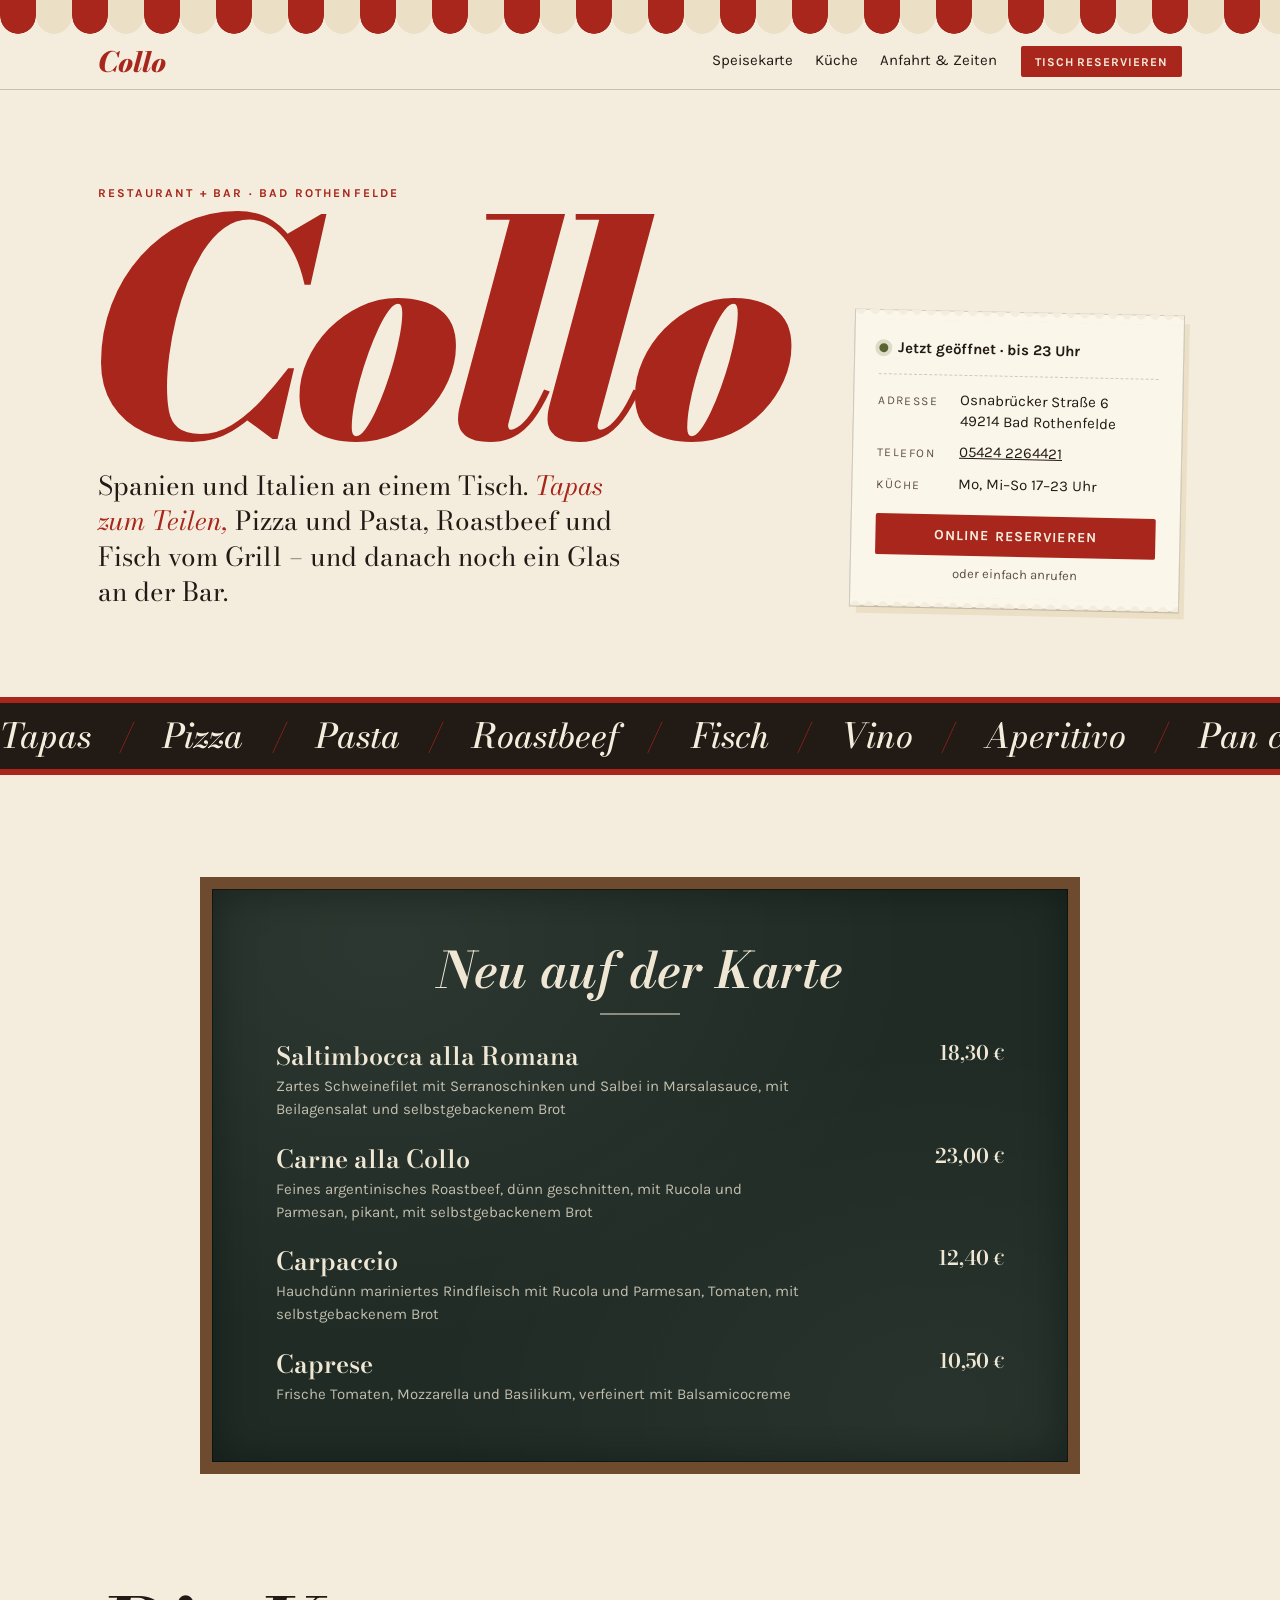
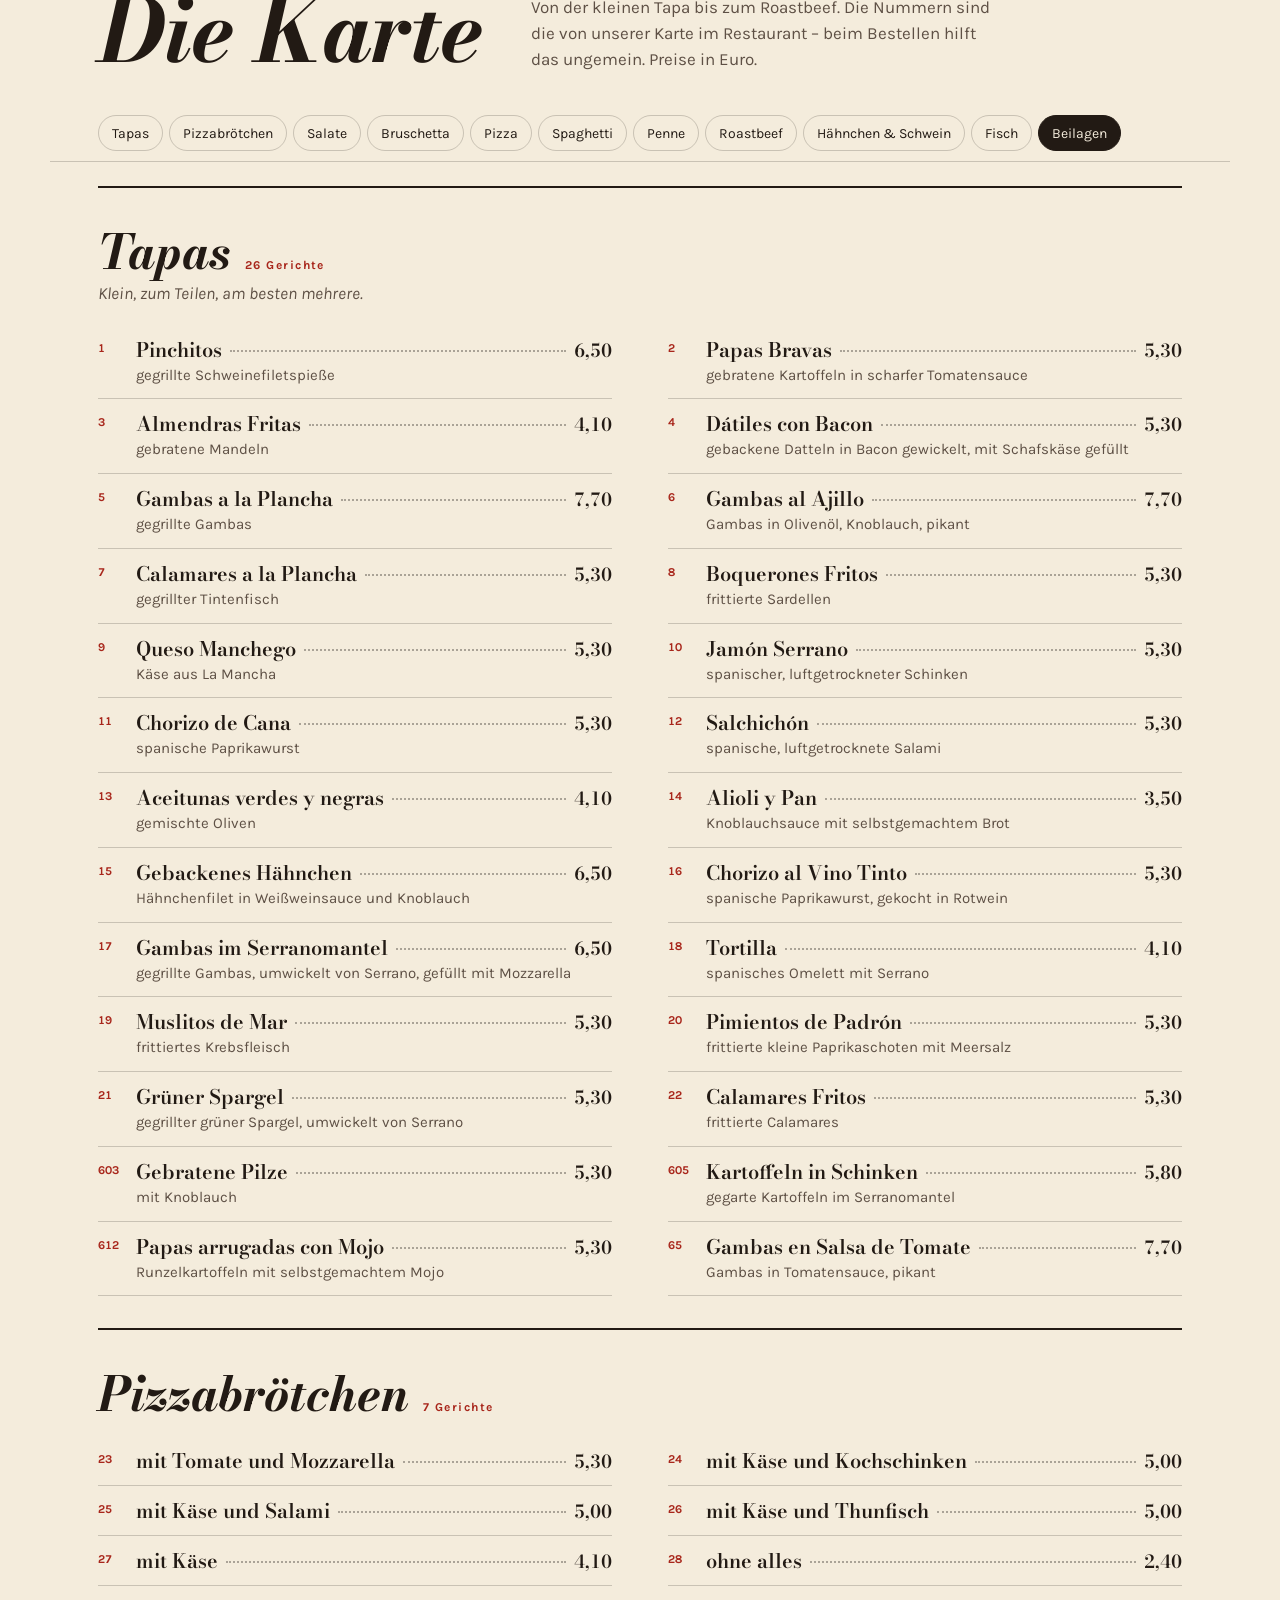
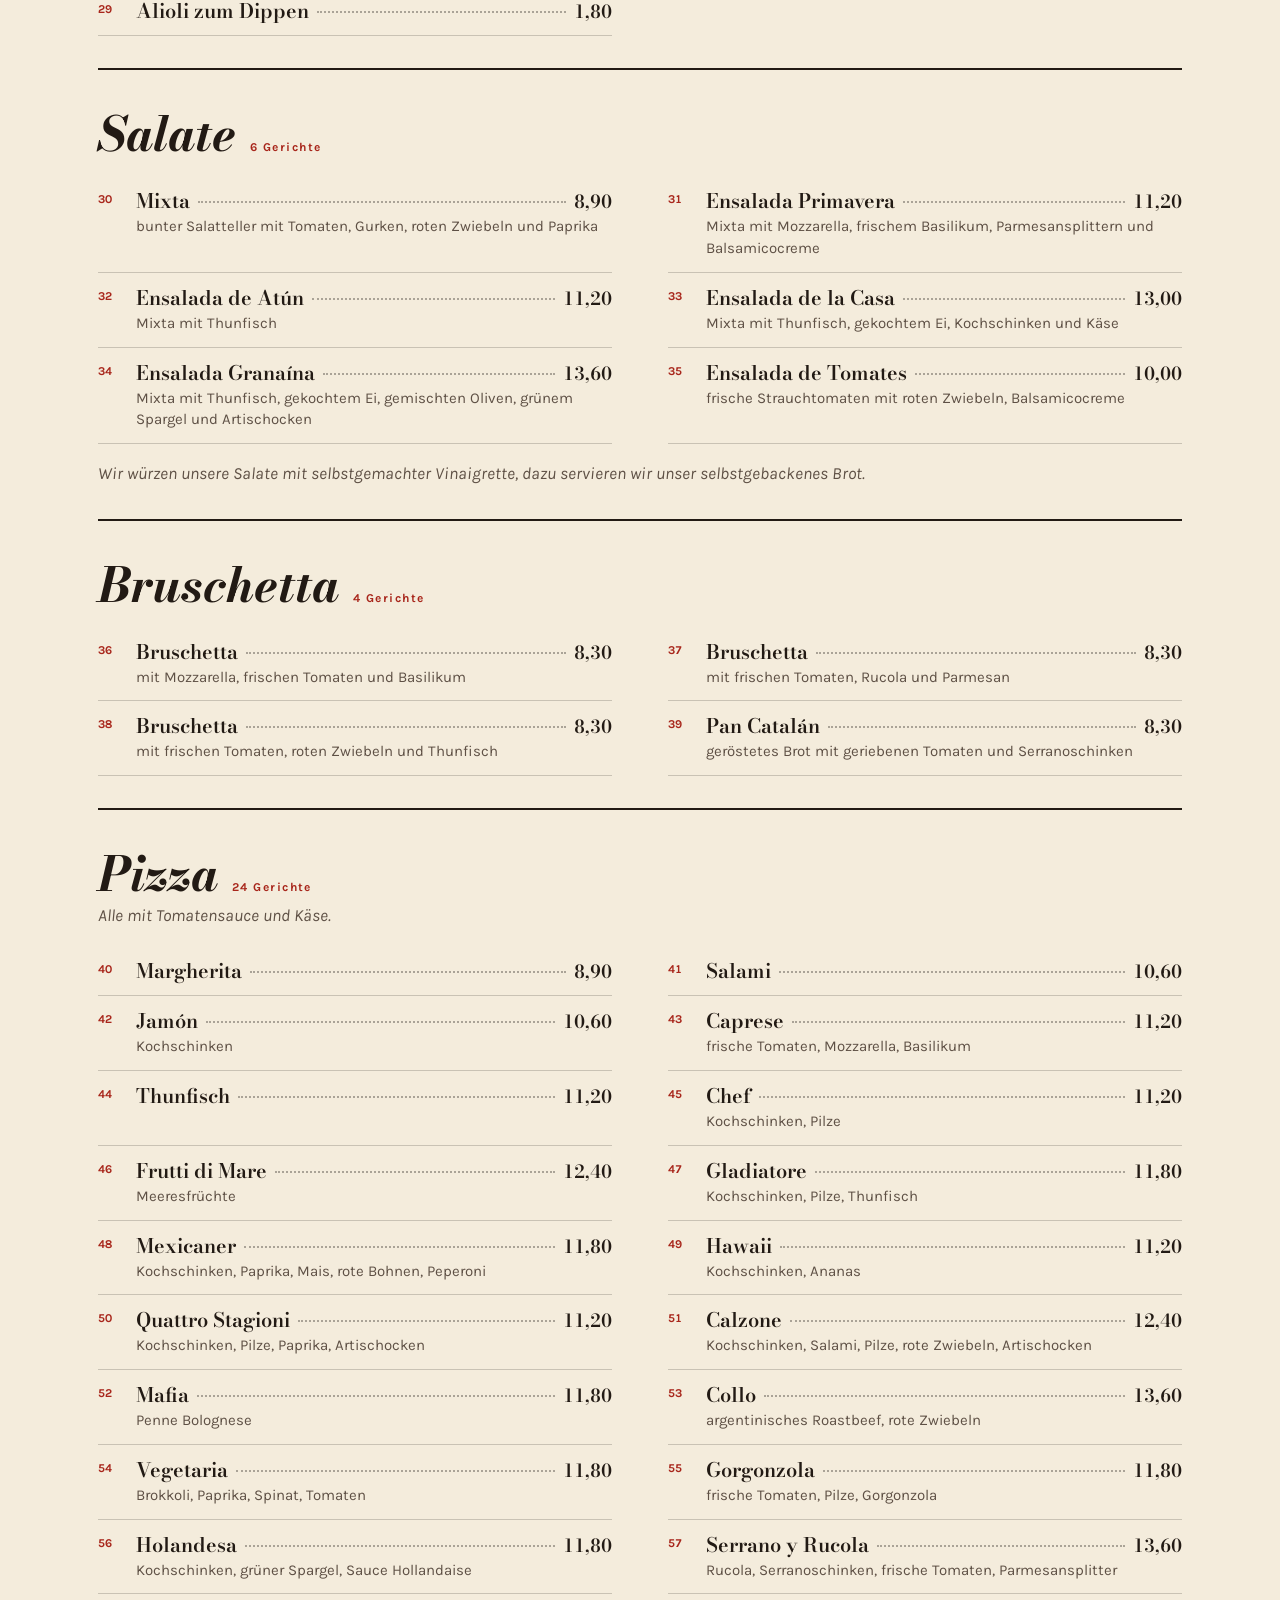
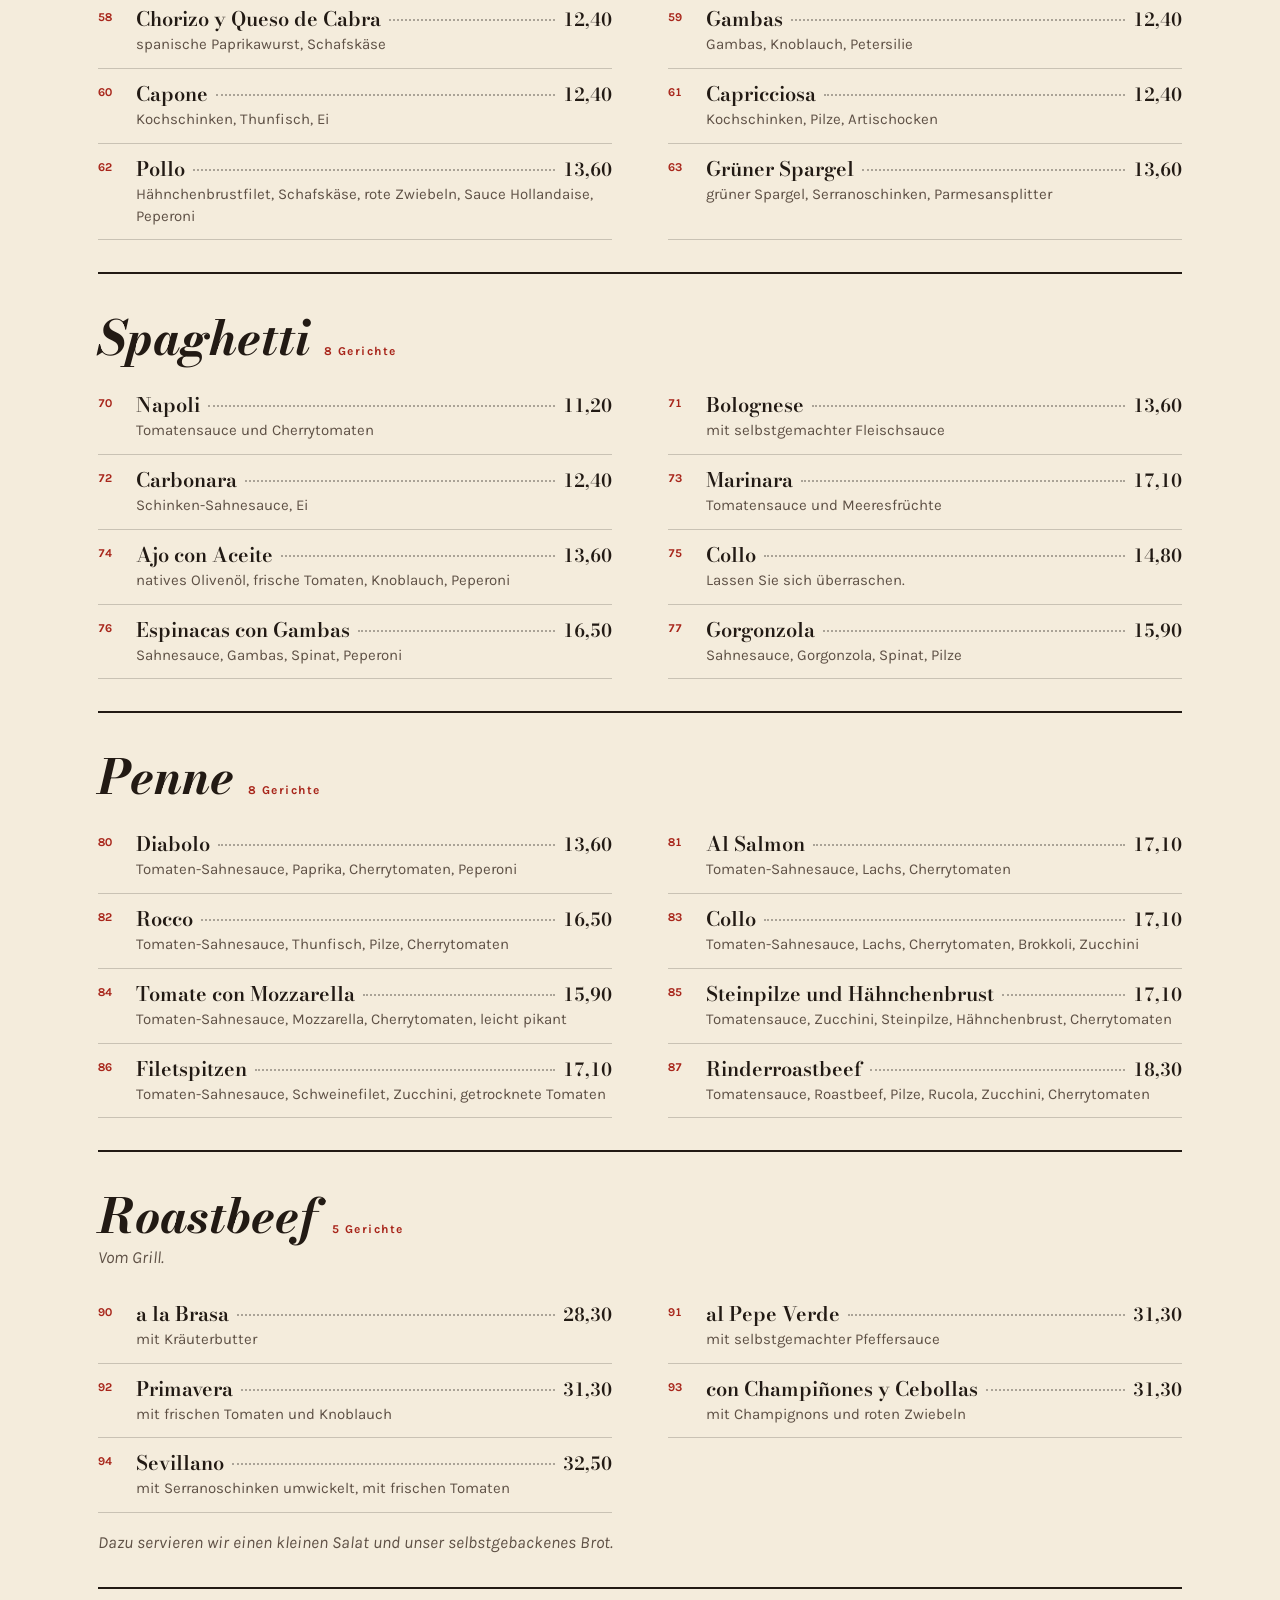
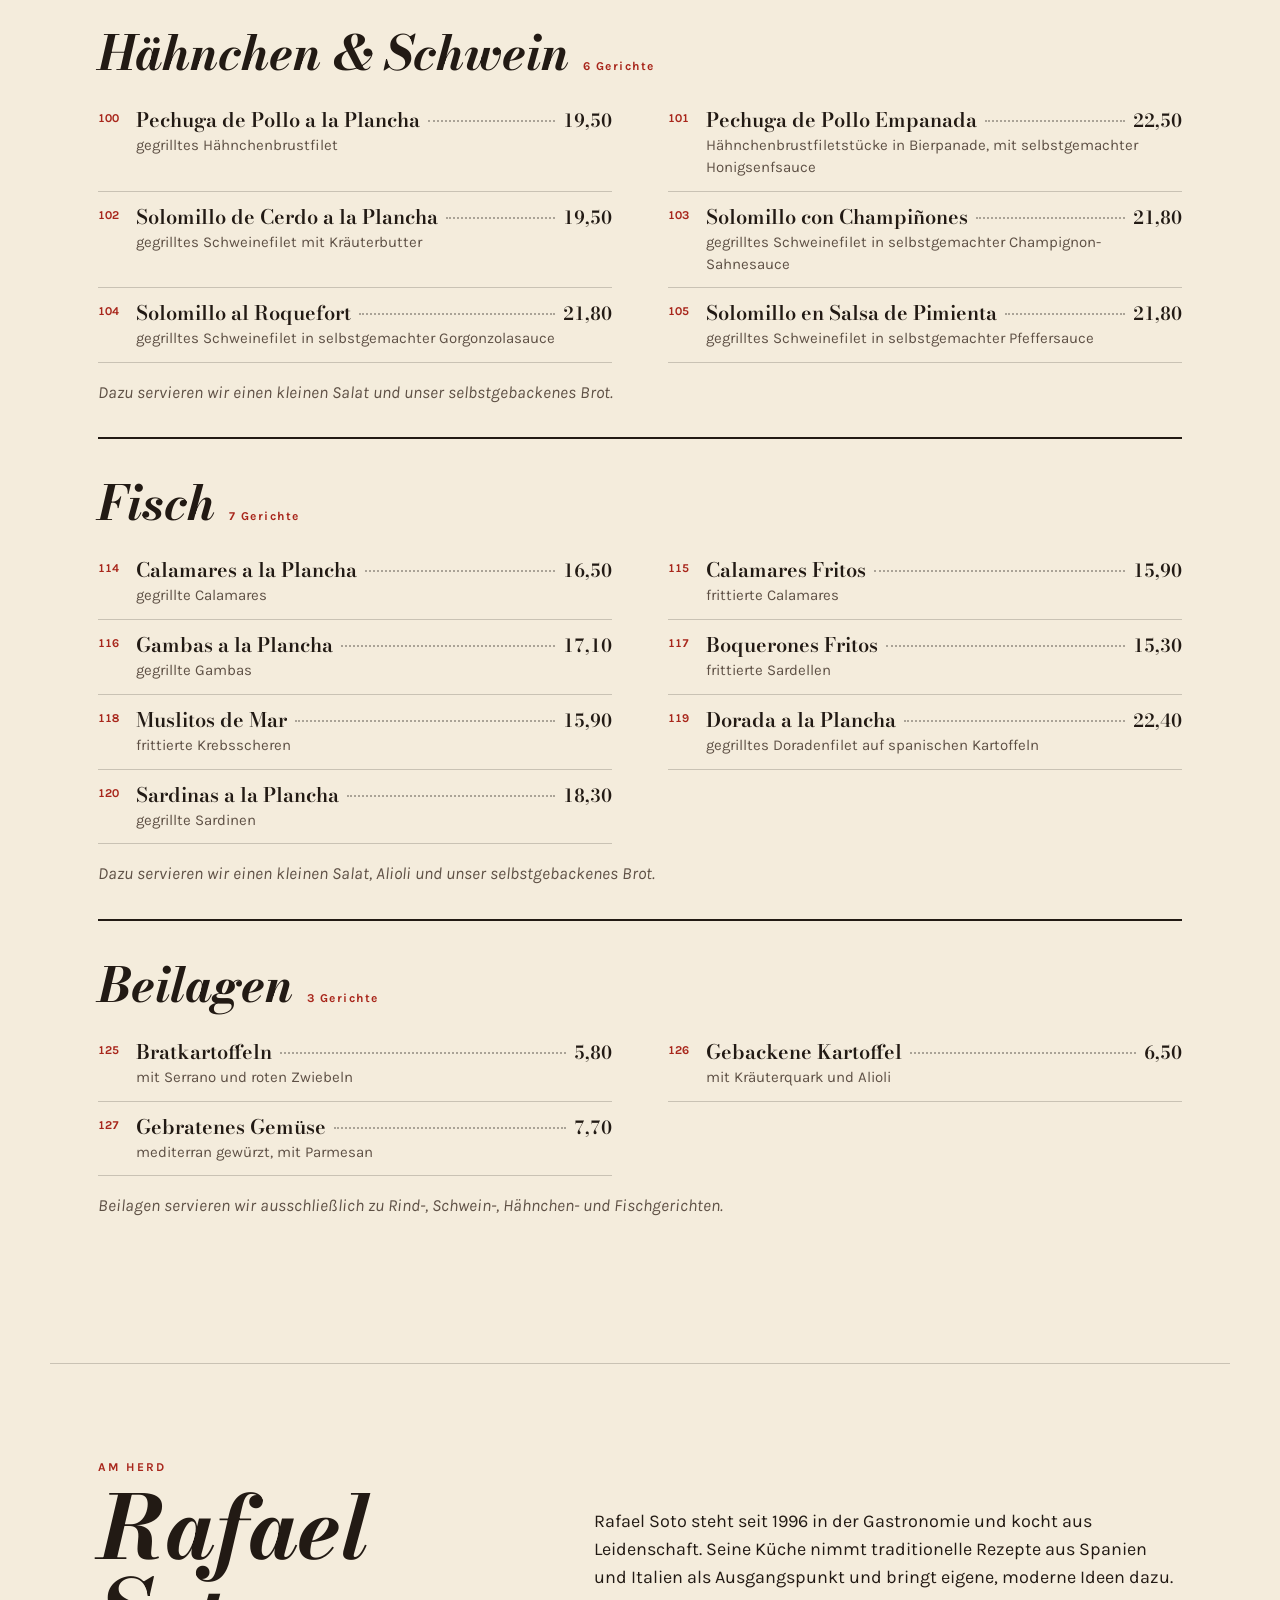
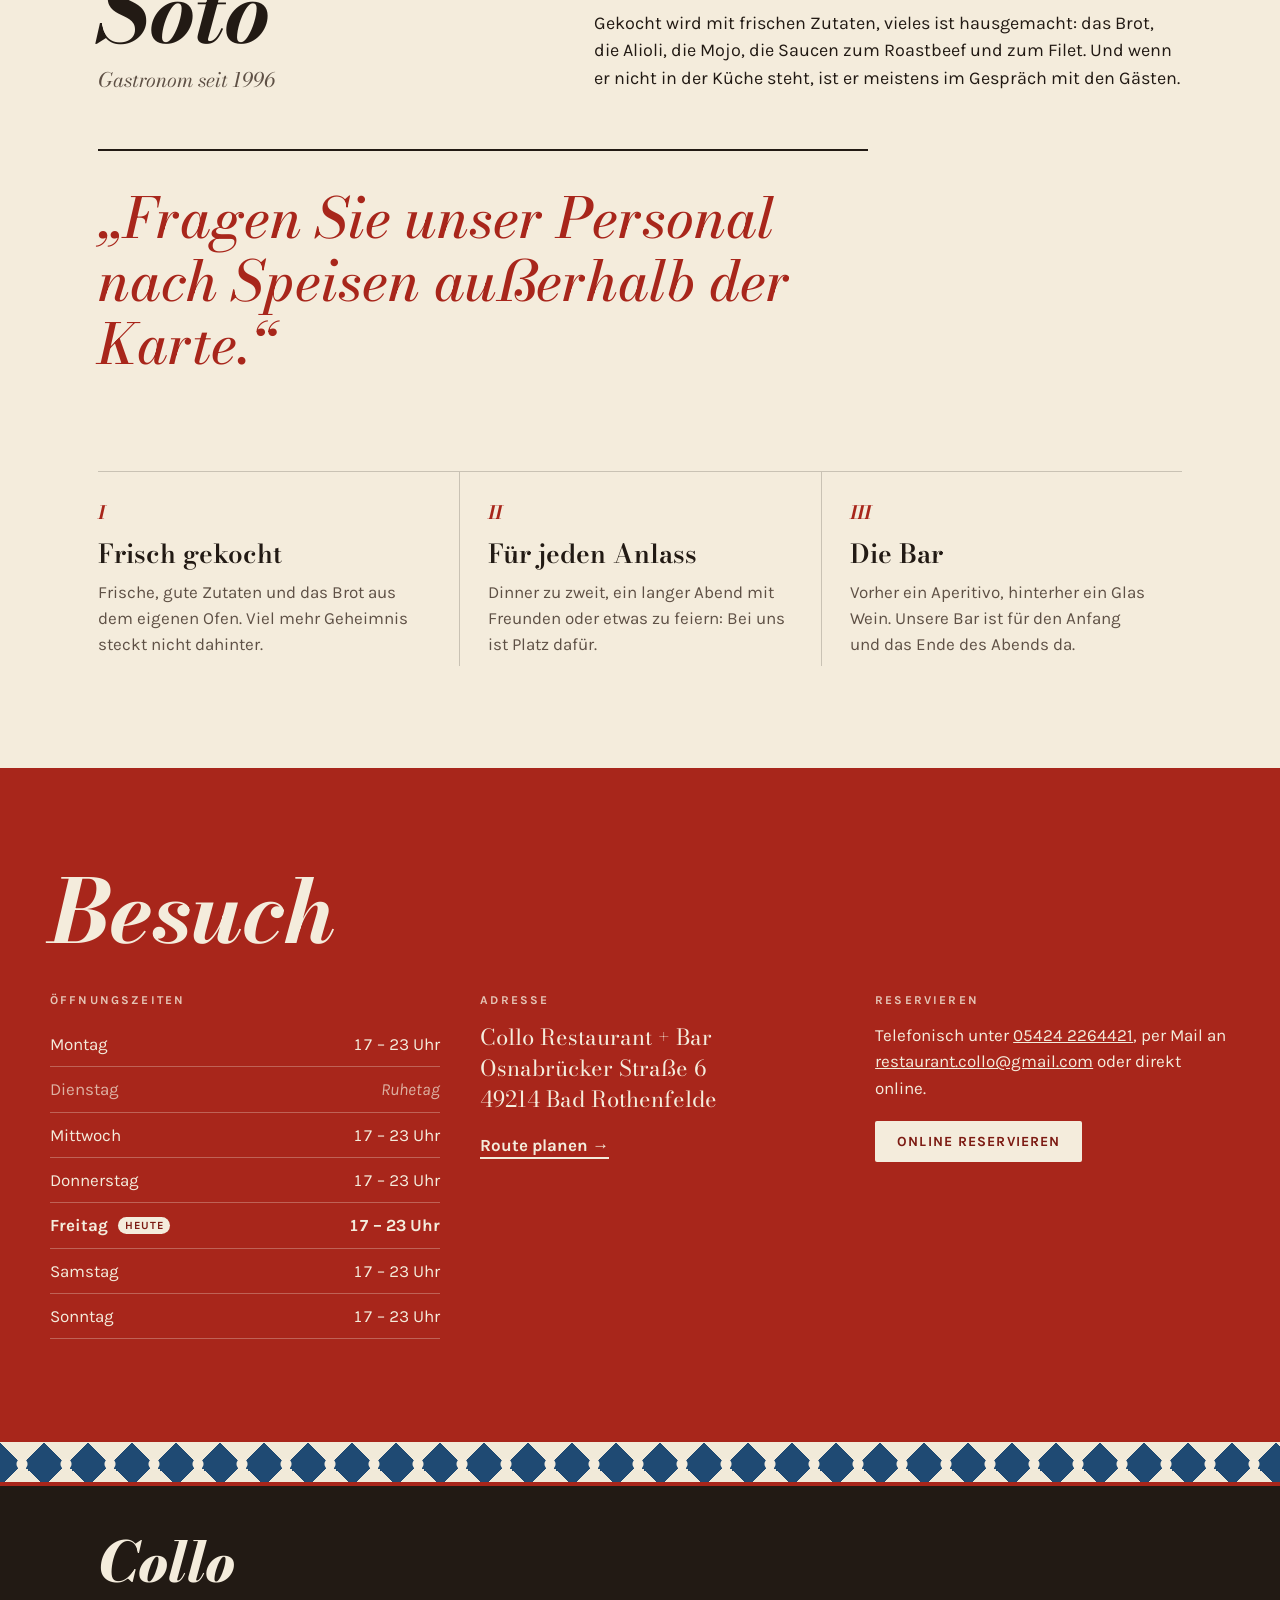
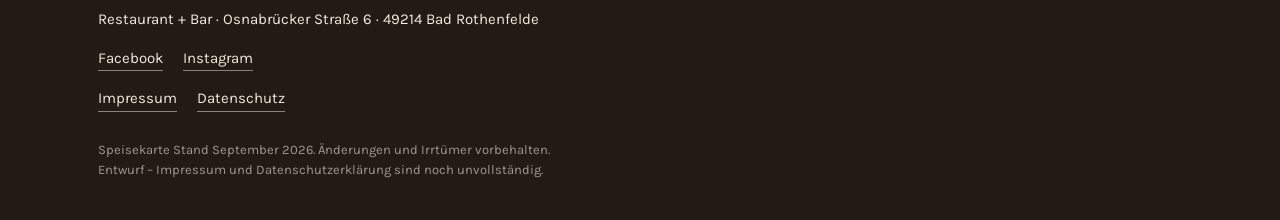
<file: index.html>
<!doctype html>
<html lang="de">
<head>
<meta charset="utf-8">
<meta name="viewport" content="width=device-width, initial-scale=1">
<title>Collo · Restaurant + Bar · Bad Rothenfelde</title>
<meta name="description" content="Collo – spanisch-italienisches Restaurant mit Bar in Bad Rothenfelde. Tapas, Pizza, Pasta, Roastbeef und Fisch. Osnabrücker Straße 6, Tel. 05424 2264421. Täglich ab 17 Uhr, dienstags Ruhetag.">
<!-- Entwurf: erst indexieren lassen, wenn Collo die Seite freigegeben hat und Impressum/Datenschutz drin sind -->
<meta name="robots" content="noindex">
<meta name="theme-color" content="#a8261b">
<link rel="icon" href="favicon.svg" type="image/svg+xml">
<link rel="preload" href="fonts/bodoni-moda-latin-900-italic.woff2" as="font" type="font/woff2" crossorigin>
<link rel="stylesheet" href="fonts/fonts.css">
<link rel="stylesheet" href="style.css">
<script type="application/ld+json">
{
  "@context": "https://schema.org",
  "@type": "Restaurant",
  "name": "Collo Restaurant + Bar",
  "servesCuisine": ["Spanisch", "Italienisch", "Tapas"],
  "telephone": "+49 5424 2264421",
  "email": "restaurant.collo@gmail.com",
  "address": {
    "@type": "PostalAddress",
    "streetAddress": "Osnabrücker Straße 6",
    "postalCode": "49214",
    "addressLocality": "Bad Rothenfelde",
    "addressCountry": "DE"
  },
  "openingHoursSpecification": [{
    "@type": "OpeningHoursSpecification",
    "dayOfWeek": ["Monday", "Wednesday", "Thursday", "Friday", "Saturday", "Sunday"],
    "opens": "17:00",
    "closes": "23:00"
  }],
  "acceptsReservations": "True",
  "sameAs": ["https://www.facebook.com/Collo.de/", "https://www.instagram.com/collo_restaurant_bar/"]
}
</script>
<script>
  // Beim Neuladen immer oben starten statt an der alten Scrollposition
  if ("scrollRestoration" in history) history.scrollRestoration = "manual";
</script>
</head>
<body>

<div class="awning" aria-hidden="true"></div>

<header class="top">
  <a class="top__brand" href="#start">Collo</a>
  <nav class="top__nav" aria-label="Hauptnavigation">
    <a href="#karte">Speisekarte</a>
    <a href="#kueche">Küche</a>
    <a href="#besuch">Anfahrt &amp; Zeiten</a>
  </nav>
  <a class="btn btn--small" href="https://app.resmio.com/collo-restaurant-bar/widget?id=collo-restaurant-bar" target="_blank" rel="noopener">Tisch reservieren</a>
</header>

<main id="start">

<section class="hero">
  <div class="hero__text">
    <p class="kicker">Restaurant + Bar &middot; Bad Rothenfelde</p>
    <h1 class="wordmark">Collo</h1>
    <p class="hero__lede">Spanien und Italien an einem Tisch. <em>Tapas zum Teilen,</em> Pizza und Pasta, Roastbeef und Fisch vom Grill&nbsp;&ndash; und danach noch ein Glas an der Bar.</p>
  </div>

  <aside class="ticket" aria-label="Heute im Collo">
    <p class="ticket__status" data-status>Täglich ab 17 Uhr, dienstags Ruhetag</p>
    <dl class="ticket__list">
      <div><dt>Adresse</dt><dd>Osnabrücker Straße 6<br>49214 Bad Rothenfelde</dd></div>
      <div><dt>Telefon</dt><dd><a href="tel:+4954242264421">05424 2264421</a></dd></div>
      <div><dt>Küche</dt><dd>Mo, Mi&ndash;So 17&ndash;23 Uhr</dd></div>
    </dl>
    <a class="btn" href="https://app.resmio.com/collo-restaurant-bar/widget?id=collo-restaurant-bar" target="_blank" rel="noopener">Online reservieren</a>
    <p class="ticket__foot">oder einfach anrufen</p>
  </aside>
</section>

<div class="band" aria-hidden="true">
  <div class="band__track">
    <span>Tapas</span><span>Pizza</span><span>Pasta</span><span>Roastbeef</span><span>Fisch</span><span>Vino</span><span>Aperitivo</span><span>Pan casero</span><span>Tapas</span><span>Pizza</span><span>Pasta</span><span>Roastbeef</span><span>Fisch</span><span>Vino</span><span>Aperitivo</span><span>Pan casero</span>
  </div>
</div>

<section class="board-wrap" aria-labelledby="tafel-titel">
  <div class="board">
    <h2 id="tafel-titel" class="board__title">Neu auf der Karte</h2>
    <ul class="board__list">
      <li><span class="board__name">Saltimbocca alla Romana</span><span class="board__price">18,30</span><span class="board__desc">Zartes Schweinefilet mit Serranoschinken und Salbei in Marsalasauce, mit Beilagensalat und selbstgebackenem Brot</span></li>
      <li><span class="board__name">Carne alla Collo</span><span class="board__price">23,00</span><span class="board__desc">Feines argentinisches Roastbeef, dünn geschnitten, mit Rucola und Parmesan, pikant, mit selbstgebackenem Brot</span></li>
      <li><span class="board__name">Carpaccio</span><span class="board__price">12,40</span><span class="board__desc">Hauchdünn mariniertes Rindfleisch mit Rucola und Parmesan, Tomaten, mit selbstgebackenem Brot</span></li>
      <li><span class="board__name">Caprese</span><span class="board__price">10,50</span><span class="board__desc">Frische Tomaten, Mozzarella und Basilikum, verfeinert mit Balsamicocreme</span></li>
    </ul>
  </div>
</section>

<section id="karte" class="menu" aria-labelledby="karte-titel">
  <header class="menu__head">
    <h2 id="karte-titel" class="section-title">Die Karte</h2>
    <p class="menu__intro">Von der kleinen Tapa bis zum Roastbeef. Die Nummern sind die von unserer Karte im Restaurant&nbsp;&ndash; beim Bestellen hilft das ungemein. Preise in Euro.</p>
  </header>

  <nav class="chips" aria-label="Kategorien der Speisekarte">
    <div class="chips__inner">
      <a href="#tapas">Tapas</a>
      <a href="#pizzabroetchen">Pizzabrötchen</a>
      <a href="#salate">Salate</a>
      <a href="#bruschetta">Bruschetta</a>
      <a href="#pizza">Pizza</a>
      <a href="#spaghetti">Spaghetti</a>
      <a href="#penne">Penne</a>
      <a href="#roastbeef">Roastbeef</a>
      <a href="#filets">Hähnchen &amp; Schwein</a>
      <a href="#fisch">Fisch</a>
      <a href="#beilagen">Beilagen</a>
    </div>
  </nav>

  <section id="tapas" class="menu__sec menu__sec--wide" aria-labelledby="tapas-t">
    <header class="menu__sechead"><h3 id="tapas-t">Tapas</h3><span class="menu__count">26</span><p class="menu__sub">Klein, zum Teilen, am besten mehrere.</p></header>
    <ul class="menu__list">
      <li class="dish"><span class="dish__no">1</span><div class="dish__body"><div class="dish__row"><h4 class="dish__name">Pinchitos</h4><span class="dish__dots" aria-hidden="true"></span><span class="dish__price">6,50</span></div><p class="dish__desc">gegrillte Schweinefiletspieße</p></div></li>
      <li class="dish"><span class="dish__no">2</span><div class="dish__body"><div class="dish__row"><h4 class="dish__name">Papas Bravas</h4><span class="dish__dots" aria-hidden="true"></span><span class="dish__price">5,30</span></div><p class="dish__desc">gebratene Kartoffeln in scharfer Tomatensauce</p></div></li>
      <li class="dish"><span class="dish__no">3</span><div class="dish__body"><div class="dish__row"><h4 class="dish__name">Almendras Fritas</h4><span class="dish__dots" aria-hidden="true"></span><span class="dish__price">4,10</span></div><p class="dish__desc">gebratene Mandeln</p></div></li>
      <li class="dish"><span class="dish__no">4</span><div class="dish__body"><div class="dish__row"><h4 class="dish__name">Dátiles con Bacon</h4><span class="dish__dots" aria-hidden="true"></span><span class="dish__price">5,30</span></div><p class="dish__desc">gebackene Datteln in Bacon gewickelt, mit Schafskäse gefüllt</p></div></li>
      <li class="dish"><span class="dish__no">5</span><div class="dish__body"><div class="dish__row"><h4 class="dish__name">Gambas a la Plancha</h4><span class="dish__dots" aria-hidden="true"></span><span class="dish__price">7,70</span></div><p class="dish__desc">gegrillte Gambas</p></div></li>
      <li class="dish"><span class="dish__no">6</span><div class="dish__body"><div class="dish__row"><h4 class="dish__name">Gambas al Ajillo</h4><span class="dish__dots" aria-hidden="true"></span><span class="dish__price">7,70</span></div><p class="dish__desc">Gambas in Olivenöl, Knoblauch, pikant</p></div></li>
      <li class="dish"><span class="dish__no">7</span><div class="dish__body"><div class="dish__row"><h4 class="dish__name">Calamares a la Plancha</h4><span class="dish__dots" aria-hidden="true"></span><span class="dish__price">5,30</span></div><p class="dish__desc">gegrillter Tintenfisch</p></div></li>
      <li class="dish"><span class="dish__no">8</span><div class="dish__body"><div class="dish__row"><h4 class="dish__name">Boquerones Fritos</h4><span class="dish__dots" aria-hidden="true"></span><span class="dish__price">5,30</span></div><p class="dish__desc">frittierte Sardellen</p></div></li>
      <li class="dish"><span class="dish__no">9</span><div class="dish__body"><div class="dish__row"><h4 class="dish__name">Queso Manchego</h4><span class="dish__dots" aria-hidden="true"></span><span class="dish__price">5,30</span></div><p class="dish__desc">Käse aus La Mancha</p></div></li>
      <li class="dish"><span class="dish__no">10</span><div class="dish__body"><div class="dish__row"><h4 class="dish__name">Jamón Serrano</h4><span class="dish__dots" aria-hidden="true"></span><span class="dish__price">5,30</span></div><p class="dish__desc">spanischer, luftgetrockneter Schinken</p></div></li>
      <li class="dish"><span class="dish__no">11</span><div class="dish__body"><div class="dish__row"><h4 class="dish__name">Chorizo de Cana</h4><span class="dish__dots" aria-hidden="true"></span><span class="dish__price">5,30</span></div><p class="dish__desc">spanische Paprikawurst</p></div></li>
      <li class="dish"><span class="dish__no">12</span><div class="dish__body"><div class="dish__row"><h4 class="dish__name">Salchichón</h4><span class="dish__dots" aria-hidden="true"></span><span class="dish__price">5,30</span></div><p class="dish__desc">spanische, luftgetrocknete Salami</p></div></li>
      <li class="dish"><span class="dish__no">13</span><div class="dish__body"><div class="dish__row"><h4 class="dish__name">Aceitunas verdes y negras</h4><span class="dish__dots" aria-hidden="true"></span><span class="dish__price">4,10</span></div><p class="dish__desc">gemischte Oliven</p></div></li>
      <li class="dish"><span class="dish__no">14</span><div class="dish__body"><div class="dish__row"><h4 class="dish__name">Alioli y Pan</h4><span class="dish__dots" aria-hidden="true"></span><span class="dish__price">3,50</span></div><p class="dish__desc">Knoblauchsauce mit selbstgemachtem Brot</p></div></li>
      <li class="dish"><span class="dish__no">15</span><div class="dish__body"><div class="dish__row"><h4 class="dish__name">Gebackenes Hähnchen</h4><span class="dish__dots" aria-hidden="true"></span><span class="dish__price">6,50</span></div><p class="dish__desc">Hähnchenfilet in Weißweinsauce und Knoblauch</p></div></li>
      <li class="dish"><span class="dish__no">16</span><div class="dish__body"><div class="dish__row"><h4 class="dish__name">Chorizo al Vino Tinto</h4><span class="dish__dots" aria-hidden="true"></span><span class="dish__price">5,30</span></div><p class="dish__desc">spanische Paprikawurst, gekocht in Rotwein</p></div></li>
      <li class="dish"><span class="dish__no">17</span><div class="dish__body"><div class="dish__row"><h4 class="dish__name">Gambas im Serranomantel</h4><span class="dish__dots" aria-hidden="true"></span><span class="dish__price">6,50</span></div><p class="dish__desc">gegrillte Gambas, umwickelt von Serrano, gefüllt mit Mozzarella</p></div></li>
      <li class="dish"><span class="dish__no">18</span><div class="dish__body"><div class="dish__row"><h4 class="dish__name">Tortilla</h4><span class="dish__dots" aria-hidden="true"></span><span class="dish__price">4,10</span></div><p class="dish__desc">spanisches Omelett mit Serrano</p></div></li>
      <li class="dish"><span class="dish__no">19</span><div class="dish__body"><div class="dish__row"><h4 class="dish__name">Muslitos de Mar</h4><span class="dish__dots" aria-hidden="true"></span><span class="dish__price">5,30</span></div><p class="dish__desc">frittiertes Krebsfleisch</p></div></li>
      <li class="dish"><span class="dish__no">20</span><div class="dish__body"><div class="dish__row"><h4 class="dish__name">Pimientos de Padrón</h4><span class="dish__dots" aria-hidden="true"></span><span class="dish__price">5,30</span></div><p class="dish__desc">frittierte kleine Paprikaschoten mit Meersalz</p></div></li>
      <li class="dish"><span class="dish__no">21</span><div class="dish__body"><div class="dish__row"><h4 class="dish__name">Grüner Spargel</h4><span class="dish__dots" aria-hidden="true"></span><span class="dish__price">5,30</span></div><p class="dish__desc">gegrillter grüner Spargel, umwickelt von Serrano</p></div></li>
      <li class="dish"><span class="dish__no">22</span><div class="dish__body"><div class="dish__row"><h4 class="dish__name">Calamares Fritos</h4><span class="dish__dots" aria-hidden="true"></span><span class="dish__price">5,30</span></div><p class="dish__desc">frittierte Calamares</p></div></li>
      <li class="dish"><span class="dish__no">603</span><div class="dish__body"><div class="dish__row"><h4 class="dish__name">Gebratene Pilze</h4><span class="dish__dots" aria-hidden="true"></span><span class="dish__price">5,30</span></div><p class="dish__desc">mit Knoblauch</p></div></li>
      <li class="dish"><span class="dish__no">605</span><div class="dish__body"><div class="dish__row"><h4 class="dish__name">Kartoffeln in Schinken</h4><span class="dish__dots" aria-hidden="true"></span><span class="dish__price">5,80</span></div><p class="dish__desc">gegarte Kartoffeln im Serranomantel</p></div></li>
      <li class="dish"><span class="dish__no">612</span><div class="dish__body"><div class="dish__row"><h4 class="dish__name">Papas arrugadas con Mojo</h4><span class="dish__dots" aria-hidden="true"></span><span class="dish__price">5,30</span></div><p class="dish__desc">Runzelkartoffeln mit selbstgemachtem Mojo</p></div></li>
      <li class="dish"><span class="dish__no">65</span><div class="dish__body"><div class="dish__row"><h4 class="dish__name">Gambas en Salsa de Tomate</h4><span class="dish__dots" aria-hidden="true"></span><span class="dish__price">7,70</span></div><p class="dish__desc">Gambas in Tomatensauce, pikant</p></div></li>
    </ul>
    
  </section>

  <section id="pizzabroetchen" class="menu__sec" aria-labelledby="pizzabroetchen-t">
    <header class="menu__sechead"><h3 id="pizzabroetchen-t">Pizzabrötchen</h3><span class="menu__count">7</span></header>
    <ul class="menu__list">
      <li class="dish"><span class="dish__no">23</span><div class="dish__body"><div class="dish__row"><h4 class="dish__name">mit Tomate und Mozzarella</h4><span class="dish__dots" aria-hidden="true"></span><span class="dish__price">5,30</span></div></div></li>
      <li class="dish"><span class="dish__no">24</span><div class="dish__body"><div class="dish__row"><h4 class="dish__name">mit Käse und Kochschinken</h4><span class="dish__dots" aria-hidden="true"></span><span class="dish__price">5,00</span></div></div></li>
      <li class="dish"><span class="dish__no">25</span><div class="dish__body"><div class="dish__row"><h4 class="dish__name">mit Käse und Salami</h4><span class="dish__dots" aria-hidden="true"></span><span class="dish__price">5,00</span></div></div></li>
      <li class="dish"><span class="dish__no">26</span><div class="dish__body"><div class="dish__row"><h4 class="dish__name">mit Käse und Thunfisch</h4><span class="dish__dots" aria-hidden="true"></span><span class="dish__price">5,00</span></div></div></li>
      <li class="dish"><span class="dish__no">27</span><div class="dish__body"><div class="dish__row"><h4 class="dish__name">mit Käse</h4><span class="dish__dots" aria-hidden="true"></span><span class="dish__price">4,10</span></div></div></li>
      <li class="dish"><span class="dish__no">28</span><div class="dish__body"><div class="dish__row"><h4 class="dish__name">ohne alles</h4><span class="dish__dots" aria-hidden="true"></span><span class="dish__price">2,40</span></div></div></li>
      <li class="dish"><span class="dish__no">29</span><div class="dish__body"><div class="dish__row"><h4 class="dish__name">Alioli zum Dippen</h4><span class="dish__dots" aria-hidden="true"></span><span class="dish__price">1,80</span></div></div></li>
    </ul>
    
  </section>

  <section id="salate" class="menu__sec" aria-labelledby="salate-t">
    <header class="menu__sechead"><h3 id="salate-t">Salate</h3><span class="menu__count">6</span></header>
    <ul class="menu__list">
      <li class="dish"><span class="dish__no">30</span><div class="dish__body"><div class="dish__row"><h4 class="dish__name">Mixta</h4><span class="dish__dots" aria-hidden="true"></span><span class="dish__price">8,90</span></div><p class="dish__desc">bunter Salatteller mit Tomaten, Gurken, roten Zwiebeln und Paprika</p></div></li>
      <li class="dish"><span class="dish__no">31</span><div class="dish__body"><div class="dish__row"><h4 class="dish__name">Ensalada Primavera</h4><span class="dish__dots" aria-hidden="true"></span><span class="dish__price">11,20</span></div><p class="dish__desc">Mixta mit Mozzarella, frischem Basilikum, Parmesansplittern und Balsamicocreme</p></div></li>
      <li class="dish"><span class="dish__no">32</span><div class="dish__body"><div class="dish__row"><h4 class="dish__name">Ensalada de Atún</h4><span class="dish__dots" aria-hidden="true"></span><span class="dish__price">11,20</span></div><p class="dish__desc">Mixta mit Thunfisch</p></div></li>
      <li class="dish"><span class="dish__no">33</span><div class="dish__body"><div class="dish__row"><h4 class="dish__name">Ensalada de la Casa</h4><span class="dish__dots" aria-hidden="true"></span><span class="dish__price">13,00</span></div><p class="dish__desc">Mixta mit Thunfisch, gekochtem Ei, Kochschinken und Käse</p></div></li>
      <li class="dish"><span class="dish__no">34</span><div class="dish__body"><div class="dish__row"><h4 class="dish__name">Ensalada Granaína</h4><span class="dish__dots" aria-hidden="true"></span><span class="dish__price">13,60</span></div><p class="dish__desc">Mixta mit Thunfisch, gekochtem Ei, gemischten Oliven, grünem Spargel und Artischocken</p></div></li>
      <li class="dish"><span class="dish__no">35</span><div class="dish__body"><div class="dish__row"><h4 class="dish__name">Ensalada de Tomates</h4><span class="dish__dots" aria-hidden="true"></span><span class="dish__price">10,00</span></div><p class="dish__desc">frische Strauchtomaten mit roten Zwiebeln, Balsamicocreme</p></div></li>
    </ul>
    <p class="menu__foot">Wir würzen unsere Salate mit selbstgemachter Vinaigrette, dazu servieren wir unser selbstgebackenes Brot.</p>
  </section>

  <section id="bruschetta" class="menu__sec" aria-labelledby="bruschetta-t">
    <header class="menu__sechead"><h3 id="bruschetta-t">Bruschetta</h3><span class="menu__count">4</span></header>
    <ul class="menu__list">
      <li class="dish"><span class="dish__no">36</span><div class="dish__body"><div class="dish__row"><h4 class="dish__name">Bruschetta</h4><span class="dish__dots" aria-hidden="true"></span><span class="dish__price">8,30</span></div><p class="dish__desc">mit Mozzarella, frischen Tomaten und Basilikum</p></div></li>
      <li class="dish"><span class="dish__no">37</span><div class="dish__body"><div class="dish__row"><h4 class="dish__name">Bruschetta</h4><span class="dish__dots" aria-hidden="true"></span><span class="dish__price">8,30</span></div><p class="dish__desc">mit frischen Tomaten, Rucola und Parmesan</p></div></li>
      <li class="dish"><span class="dish__no">38</span><div class="dish__body"><div class="dish__row"><h4 class="dish__name">Bruschetta</h4><span class="dish__dots" aria-hidden="true"></span><span class="dish__price">8,30</span></div><p class="dish__desc">mit frischen Tomaten, roten Zwiebeln und Thunfisch</p></div></li>
      <li class="dish"><span class="dish__no">39</span><div class="dish__body"><div class="dish__row"><h4 class="dish__name">Pan Catalán</h4><span class="dish__dots" aria-hidden="true"></span><span class="dish__price">8,30</span></div><p class="dish__desc">geröstetes Brot mit geriebenen Tomaten und Serranoschinken</p></div></li>
    </ul>
    
  </section>

  <section id="pizza" class="menu__sec menu__sec--wide" aria-labelledby="pizza-t">
    <header class="menu__sechead"><h3 id="pizza-t">Pizza</h3><span class="menu__count">24</span><p class="menu__sub">Alle mit Tomatensauce und Käse.</p></header>
    <ul class="menu__list">
      <li class="dish"><span class="dish__no">40</span><div class="dish__body"><div class="dish__row"><h4 class="dish__name">Margherita</h4><span class="dish__dots" aria-hidden="true"></span><span class="dish__price">8,90</span></div></div></li>
      <li class="dish"><span class="dish__no">41</span><div class="dish__body"><div class="dish__row"><h4 class="dish__name">Salami</h4><span class="dish__dots" aria-hidden="true"></span><span class="dish__price">10,60</span></div></div></li>
      <li class="dish"><span class="dish__no">42</span><div class="dish__body"><div class="dish__row"><h4 class="dish__name">Jamón</h4><span class="dish__dots" aria-hidden="true"></span><span class="dish__price">10,60</span></div><p class="dish__desc">Kochschinken</p></div></li>
      <li class="dish"><span class="dish__no">43</span><div class="dish__body"><div class="dish__row"><h4 class="dish__name">Caprese</h4><span class="dish__dots" aria-hidden="true"></span><span class="dish__price">11,20</span></div><p class="dish__desc">frische Tomaten, Mozzarella, Basilikum</p></div></li>
      <li class="dish"><span class="dish__no">44</span><div class="dish__body"><div class="dish__row"><h4 class="dish__name">Thunfisch</h4><span class="dish__dots" aria-hidden="true"></span><span class="dish__price">11,20</span></div></div></li>
      <li class="dish"><span class="dish__no">45</span><div class="dish__body"><div class="dish__row"><h4 class="dish__name">Chef</h4><span class="dish__dots" aria-hidden="true"></span><span class="dish__price">11,20</span></div><p class="dish__desc">Kochschinken, Pilze</p></div></li>
      <li class="dish"><span class="dish__no">46</span><div class="dish__body"><div class="dish__row"><h4 class="dish__name">Frutti di Mare</h4><span class="dish__dots" aria-hidden="true"></span><span class="dish__price">12,40</span></div><p class="dish__desc">Meeresfrüchte</p></div></li>
      <li class="dish"><span class="dish__no">47</span><div class="dish__body"><div class="dish__row"><h4 class="dish__name">Gladiatore</h4><span class="dish__dots" aria-hidden="true"></span><span class="dish__price">11,80</span></div><p class="dish__desc">Kochschinken, Pilze, Thunfisch</p></div></li>
      <li class="dish"><span class="dish__no">48</span><div class="dish__body"><div class="dish__row"><h4 class="dish__name">Mexicaner</h4><span class="dish__dots" aria-hidden="true"></span><span class="dish__price">11,80</span></div><p class="dish__desc">Kochschinken, Paprika, Mais, rote Bohnen, Peperoni</p></div></li>
      <li class="dish"><span class="dish__no">49</span><div class="dish__body"><div class="dish__row"><h4 class="dish__name">Hawaii</h4><span class="dish__dots" aria-hidden="true"></span><span class="dish__price">11,20</span></div><p class="dish__desc">Kochschinken, Ananas</p></div></li>
      <li class="dish"><span class="dish__no">50</span><div class="dish__body"><div class="dish__row"><h4 class="dish__name">Quattro Stagioni</h4><span class="dish__dots" aria-hidden="true"></span><span class="dish__price">11,20</span></div><p class="dish__desc">Kochschinken, Pilze, Paprika, Artischocken</p></div></li>
      <li class="dish"><span class="dish__no">51</span><div class="dish__body"><div class="dish__row"><h4 class="dish__name">Calzone</h4><span class="dish__dots" aria-hidden="true"></span><span class="dish__price">12,40</span></div><p class="dish__desc">Kochschinken, Salami, Pilze, rote Zwiebeln, Artischocken</p></div></li>
      <li class="dish"><span class="dish__no">52</span><div class="dish__body"><div class="dish__row"><h4 class="dish__name">Mafia</h4><span class="dish__dots" aria-hidden="true"></span><span class="dish__price">11,80</span></div><p class="dish__desc">Penne Bolognese</p></div></li>
      <li class="dish"><span class="dish__no">53</span><div class="dish__body"><div class="dish__row"><h4 class="dish__name">Collo</h4><span class="dish__dots" aria-hidden="true"></span><span class="dish__price">13,60</span></div><p class="dish__desc">argentinisches Roastbeef, rote Zwiebeln</p></div></li>
      <li class="dish"><span class="dish__no">54</span><div class="dish__body"><div class="dish__row"><h4 class="dish__name">Vegetaria</h4><span class="dish__dots" aria-hidden="true"></span><span class="dish__price">11,80</span></div><p class="dish__desc">Brokkoli, Paprika, Spinat, Tomaten</p></div></li>
      <li class="dish"><span class="dish__no">55</span><div class="dish__body"><div class="dish__row"><h4 class="dish__name">Gorgonzola</h4><span class="dish__dots" aria-hidden="true"></span><span class="dish__price">11,80</span></div><p class="dish__desc">frische Tomaten, Pilze, Gorgonzola</p></div></li>
      <li class="dish"><span class="dish__no">56</span><div class="dish__body"><div class="dish__row"><h4 class="dish__name">Holandesa</h4><span class="dish__dots" aria-hidden="true"></span><span class="dish__price">11,80</span></div><p class="dish__desc">Kochschinken, grüner Spargel, Sauce Hollandaise</p></div></li>
      <li class="dish"><span class="dish__no">57</span><div class="dish__body"><div class="dish__row"><h4 class="dish__name">Serrano y Rucola</h4><span class="dish__dots" aria-hidden="true"></span><span class="dish__price">13,60</span></div><p class="dish__desc">Rucola, Serranoschinken, frische Tomaten, Parmesansplitter</p></div></li>
      <li class="dish"><span class="dish__no">58</span><div class="dish__body"><div class="dish__row"><h4 class="dish__name">Chorizo y Queso de Cabra</h4><span class="dish__dots" aria-hidden="true"></span><span class="dish__price">12,40</span></div><p class="dish__desc">spanische Paprikawurst, Schafskäse</p></div></li>
      <li class="dish"><span class="dish__no">59</span><div class="dish__body"><div class="dish__row"><h4 class="dish__name">Gambas</h4><span class="dish__dots" aria-hidden="true"></span><span class="dish__price">12,40</span></div><p class="dish__desc">Gambas, Knoblauch, Petersilie</p></div></li>
      <li class="dish"><span class="dish__no">60</span><div class="dish__body"><div class="dish__row"><h4 class="dish__name">Capone</h4><span class="dish__dots" aria-hidden="true"></span><span class="dish__price">12,40</span></div><p class="dish__desc">Kochschinken, Thunfisch, Ei</p></div></li>
      <li class="dish"><span class="dish__no">61</span><div class="dish__body"><div class="dish__row"><h4 class="dish__name">Capricciosa</h4><span class="dish__dots" aria-hidden="true"></span><span class="dish__price">12,40</span></div><p class="dish__desc">Kochschinken, Pilze, Artischocken</p></div></li>
      <li class="dish"><span class="dish__no">62</span><div class="dish__body"><div class="dish__row"><h4 class="dish__name">Pollo</h4><span class="dish__dots" aria-hidden="true"></span><span class="dish__price">13,60</span></div><p class="dish__desc">Hähnchenbrustfilet, Schafskäse, rote Zwiebeln, Sauce Hollandaise, Peperoni</p></div></li>
      <li class="dish"><span class="dish__no">63</span><div class="dish__body"><div class="dish__row"><h4 class="dish__name">Grüner Spargel</h4><span class="dish__dots" aria-hidden="true"></span><span class="dish__price">13,60</span></div><p class="dish__desc">grüner Spargel, Serranoschinken, Parmesansplitter</p></div></li>
    </ul>
    
  </section>

  <section id="spaghetti" class="menu__sec" aria-labelledby="spaghetti-t">
    <header class="menu__sechead"><h3 id="spaghetti-t">Spaghetti</h3><span class="menu__count">8</span></header>
    <ul class="menu__list">
      <li class="dish"><span class="dish__no">70</span><div class="dish__body"><div class="dish__row"><h4 class="dish__name">Napoli</h4><span class="dish__dots" aria-hidden="true"></span><span class="dish__price">11,20</span></div><p class="dish__desc">Tomatensauce und Cherrytomaten</p></div></li>
      <li class="dish"><span class="dish__no">71</span><div class="dish__body"><div class="dish__row"><h4 class="dish__name">Bolognese</h4><span class="dish__dots" aria-hidden="true"></span><span class="dish__price">13,60</span></div><p class="dish__desc">mit selbstgemachter Fleischsauce</p></div></li>
      <li class="dish"><span class="dish__no">72</span><div class="dish__body"><div class="dish__row"><h4 class="dish__name">Carbonara</h4><span class="dish__dots" aria-hidden="true"></span><span class="dish__price">12,40</span></div><p class="dish__desc">Schinken-Sahnesauce, Ei</p></div></li>
      <li class="dish"><span class="dish__no">73</span><div class="dish__body"><div class="dish__row"><h4 class="dish__name">Marinara</h4><span class="dish__dots" aria-hidden="true"></span><span class="dish__price">17,10</span></div><p class="dish__desc">Tomatensauce und Meeresfrüchte</p></div></li>
      <li class="dish"><span class="dish__no">74</span><div class="dish__body"><div class="dish__row"><h4 class="dish__name">Ajo con Aceite</h4><span class="dish__dots" aria-hidden="true"></span><span class="dish__price">13,60</span></div><p class="dish__desc">natives Olivenöl, frische Tomaten, Knoblauch, Peperoni</p></div></li>
      <li class="dish"><span class="dish__no">75</span><div class="dish__body"><div class="dish__row"><h4 class="dish__name">Collo</h4><span class="dish__dots" aria-hidden="true"></span><span class="dish__price">14,80</span></div><p class="dish__desc">Lassen Sie sich überraschen.</p></div></li>
      <li class="dish"><span class="dish__no">76</span><div class="dish__body"><div class="dish__row"><h4 class="dish__name">Espinacas con Gambas</h4><span class="dish__dots" aria-hidden="true"></span><span class="dish__price">16,50</span></div><p class="dish__desc">Sahnesauce, Gambas, Spinat, Peperoni</p></div></li>
      <li class="dish"><span class="dish__no">77</span><div class="dish__body"><div class="dish__row"><h4 class="dish__name">Gorgonzola</h4><span class="dish__dots" aria-hidden="true"></span><span class="dish__price">15,90</span></div><p class="dish__desc">Sahnesauce, Gorgonzola, Spinat, Pilze</p></div></li>
    </ul>
    
  </section>

  <section id="penne" class="menu__sec" aria-labelledby="penne-t">
    <header class="menu__sechead"><h3 id="penne-t">Penne</h3><span class="menu__count">8</span></header>
    <ul class="menu__list">
      <li class="dish"><span class="dish__no">80</span><div class="dish__body"><div class="dish__row"><h4 class="dish__name">Diabolo</h4><span class="dish__dots" aria-hidden="true"></span><span class="dish__price">13,60</span></div><p class="dish__desc">Tomaten-Sahnesauce, Paprika, Cherrytomaten, Peperoni</p></div></li>
      <li class="dish"><span class="dish__no">81</span><div class="dish__body"><div class="dish__row"><h4 class="dish__name">Al Salmon</h4><span class="dish__dots" aria-hidden="true"></span><span class="dish__price">17,10</span></div><p class="dish__desc">Tomaten-Sahnesauce, Lachs, Cherrytomaten</p></div></li>
      <li class="dish"><span class="dish__no">82</span><div class="dish__body"><div class="dish__row"><h4 class="dish__name">Rocco</h4><span class="dish__dots" aria-hidden="true"></span><span class="dish__price">16,50</span></div><p class="dish__desc">Tomaten-Sahnesauce, Thunfisch, Pilze, Cherrytomaten</p></div></li>
      <li class="dish"><span class="dish__no">83</span><div class="dish__body"><div class="dish__row"><h4 class="dish__name">Collo</h4><span class="dish__dots" aria-hidden="true"></span><span class="dish__price">17,10</span></div><p class="dish__desc">Tomaten-Sahnesauce, Lachs, Cherrytomaten, Brokkoli, Zucchini</p></div></li>
      <li class="dish"><span class="dish__no">84</span><div class="dish__body"><div class="dish__row"><h4 class="dish__name">Tomate con Mozzarella</h4><span class="dish__dots" aria-hidden="true"></span><span class="dish__price">15,90</span></div><p class="dish__desc">Tomaten-Sahnesauce, Mozzarella, Cherrytomaten, leicht pikant</p></div></li>
      <li class="dish"><span class="dish__no">85</span><div class="dish__body"><div class="dish__row"><h4 class="dish__name">Steinpilze und Hähnchenbrust</h4><span class="dish__dots" aria-hidden="true"></span><span class="dish__price">17,10</span></div><p class="dish__desc">Tomatensauce, Zucchini, Steinpilze, Hähnchenbrust, Cherrytomaten</p></div></li>
      <li class="dish"><span class="dish__no">86</span><div class="dish__body"><div class="dish__row"><h4 class="dish__name">Filetspitzen</h4><span class="dish__dots" aria-hidden="true"></span><span class="dish__price">17,10</span></div><p class="dish__desc">Tomaten-Sahnesauce, Schweinefilet, Zucchini, getrocknete Tomaten</p></div></li>
      <li class="dish"><span class="dish__no">87</span><div class="dish__body"><div class="dish__row"><h4 class="dish__name">Rinderroastbeef</h4><span class="dish__dots" aria-hidden="true"></span><span class="dish__price">18,30</span></div><p class="dish__desc">Tomatensauce, Roastbeef, Pilze, Rucola, Zucchini, Cherrytomaten</p></div></li>
    </ul>
    
  </section>

  <section id="roastbeef" class="menu__sec" aria-labelledby="roastbeef-t">
    <header class="menu__sechead"><h3 id="roastbeef-t">Roastbeef</h3><span class="menu__count">5</span><p class="menu__sub">Vom Grill.</p></header>
    <ul class="menu__list">
      <li class="dish"><span class="dish__no">90</span><div class="dish__body"><div class="dish__row"><h4 class="dish__name">a la Brasa</h4><span class="dish__dots" aria-hidden="true"></span><span class="dish__price">28,30</span></div><p class="dish__desc">mit Kräuterbutter</p></div></li>
      <li class="dish"><span class="dish__no">91</span><div class="dish__body"><div class="dish__row"><h4 class="dish__name">al Pepe Verde</h4><span class="dish__dots" aria-hidden="true"></span><span class="dish__price">31,30</span></div><p class="dish__desc">mit selbstgemachter Pfeffersauce</p></div></li>
      <li class="dish"><span class="dish__no">92</span><div class="dish__body"><div class="dish__row"><h4 class="dish__name">Primavera</h4><span class="dish__dots" aria-hidden="true"></span><span class="dish__price">31,30</span></div><p class="dish__desc">mit frischen Tomaten und Knoblauch</p></div></li>
      <li class="dish"><span class="dish__no">93</span><div class="dish__body"><div class="dish__row"><h4 class="dish__name">con Champiñones y Cebollas</h4><span class="dish__dots" aria-hidden="true"></span><span class="dish__price">31,30</span></div><p class="dish__desc">mit Champignons und roten Zwiebeln</p></div></li>
      <li class="dish"><span class="dish__no">94</span><div class="dish__body"><div class="dish__row"><h4 class="dish__name">Sevillano</h4><span class="dish__dots" aria-hidden="true"></span><span class="dish__price">32,50</span></div><p class="dish__desc">mit Serranoschinken umwickelt, mit frischen Tomaten</p></div></li>
    </ul>
    <p class="menu__foot">Dazu servieren wir einen kleinen Salat und unser selbstgebackenes Brot.</p>
  </section>

  <section id="filets" class="menu__sec" aria-labelledby="filets-t">
    <header class="menu__sechead"><h3 id="filets-t">Hähnchen &amp; Schwein</h3><span class="menu__count">6</span></header>
    <ul class="menu__list">
      <li class="dish"><span class="dish__no">100</span><div class="dish__body"><div class="dish__row"><h4 class="dish__name">Pechuga de Pollo a la Plancha</h4><span class="dish__dots" aria-hidden="true"></span><span class="dish__price">19,50</span></div><p class="dish__desc">gegrilltes Hähnchenbrustfilet</p></div></li>
      <li class="dish"><span class="dish__no">101</span><div class="dish__body"><div class="dish__row"><h4 class="dish__name">Pechuga de Pollo Empanada</h4><span class="dish__dots" aria-hidden="true"></span><span class="dish__price">22,50</span></div><p class="dish__desc">Hähnchenbrustfiletstücke in Bierpanade, mit selbstgemachter Honigsenfsauce</p></div></li>
      <li class="dish"><span class="dish__no">102</span><div class="dish__body"><div class="dish__row"><h4 class="dish__name">Solomillo de Cerdo a la Plancha</h4><span class="dish__dots" aria-hidden="true"></span><span class="dish__price">19,50</span></div><p class="dish__desc">gegrilltes Schweinefilet mit Kräuterbutter</p></div></li>
      <li class="dish"><span class="dish__no">103</span><div class="dish__body"><div class="dish__row"><h4 class="dish__name">Solomillo con Champiñones</h4><span class="dish__dots" aria-hidden="true"></span><span class="dish__price">21,80</span></div><p class="dish__desc">gegrilltes Schweinefilet in selbstgemachter Champignon-Sahnesauce</p></div></li>
      <li class="dish"><span class="dish__no">104</span><div class="dish__body"><div class="dish__row"><h4 class="dish__name">Solomillo al Roquefort</h4><span class="dish__dots" aria-hidden="true"></span><span class="dish__price">21,80</span></div><p class="dish__desc">gegrilltes Schweinefilet in selbstgemachter Gorgonzolasauce</p></div></li>
      <li class="dish"><span class="dish__no">105</span><div class="dish__body"><div class="dish__row"><h4 class="dish__name">Solomillo en Salsa de Pimienta</h4><span class="dish__dots" aria-hidden="true"></span><span class="dish__price">21,80</span></div><p class="dish__desc">gegrilltes Schweinefilet in selbstgemachter Pfeffersauce</p></div></li>
    </ul>
    <p class="menu__foot">Dazu servieren wir einen kleinen Salat und unser selbstgebackenes Brot.</p>
  </section>

  <section id="fisch" class="menu__sec" aria-labelledby="fisch-t">
    <header class="menu__sechead"><h3 id="fisch-t">Fisch</h3><span class="menu__count">7</span></header>
    <ul class="menu__list">
      <li class="dish"><span class="dish__no">114</span><div class="dish__body"><div class="dish__row"><h4 class="dish__name">Calamares a la Plancha</h4><span class="dish__dots" aria-hidden="true"></span><span class="dish__price">16,50</span></div><p class="dish__desc">gegrillte Calamares</p></div></li>
      <li class="dish"><span class="dish__no">115</span><div class="dish__body"><div class="dish__row"><h4 class="dish__name">Calamares Fritos</h4><span class="dish__dots" aria-hidden="true"></span><span class="dish__price">15,90</span></div><p class="dish__desc">frittierte Calamares</p></div></li>
      <li class="dish"><span class="dish__no">116</span><div class="dish__body"><div class="dish__row"><h4 class="dish__name">Gambas a la Plancha</h4><span class="dish__dots" aria-hidden="true"></span><span class="dish__price">17,10</span></div><p class="dish__desc">gegrillte Gambas</p></div></li>
      <li class="dish"><span class="dish__no">117</span><div class="dish__body"><div class="dish__row"><h4 class="dish__name">Boquerones Fritos</h4><span class="dish__dots" aria-hidden="true"></span><span class="dish__price">15,30</span></div><p class="dish__desc">frittierte Sardellen</p></div></li>
      <li class="dish"><span class="dish__no">118</span><div class="dish__body"><div class="dish__row"><h4 class="dish__name">Muslitos de Mar</h4><span class="dish__dots" aria-hidden="true"></span><span class="dish__price">15,90</span></div><p class="dish__desc">frittierte Krebsscheren</p></div></li>
      <li class="dish"><span class="dish__no">119</span><div class="dish__body"><div class="dish__row"><h4 class="dish__name">Dorada a la Plancha</h4><span class="dish__dots" aria-hidden="true"></span><span class="dish__price">22,40</span></div><p class="dish__desc">gegrilltes Doradenfilet auf spanischen Kartoffeln</p></div></li>
      <li class="dish"><span class="dish__no">120</span><div class="dish__body"><div class="dish__row"><h4 class="dish__name">Sardinas a la Plancha</h4><span class="dish__dots" aria-hidden="true"></span><span class="dish__price">18,30</span></div><p class="dish__desc">gegrillte Sardinen</p></div></li>
    </ul>
    <p class="menu__foot">Dazu servieren wir einen kleinen Salat, Alioli und unser selbstgebackenes Brot.</p>
  </section>

  <section id="beilagen" class="menu__sec" aria-labelledby="beilagen-t">
    <header class="menu__sechead"><h3 id="beilagen-t">Beilagen</h3><span class="menu__count">3</span></header>
    <ul class="menu__list">
      <li class="dish"><span class="dish__no">125</span><div class="dish__body"><div class="dish__row"><h4 class="dish__name">Bratkartoffeln</h4><span class="dish__dots" aria-hidden="true"></span><span class="dish__price">5,80</span></div><p class="dish__desc">mit Serrano und roten Zwiebeln</p></div></li>
      <li class="dish"><span class="dish__no">126</span><div class="dish__body"><div class="dish__row"><h4 class="dish__name">Gebackene Kartoffel</h4><span class="dish__dots" aria-hidden="true"></span><span class="dish__price">6,50</span></div><p class="dish__desc">mit Kräuterquark und Alioli</p></div></li>
      <li class="dish"><span class="dish__no">127</span><div class="dish__body"><div class="dish__row"><h4 class="dish__name">Gebratenes Gemüse</h4><span class="dish__dots" aria-hidden="true"></span><span class="dish__price">7,70</span></div><p class="dish__desc">mediterran gewürzt, mit Parmesan</p></div></li>
    </ul>
    <p class="menu__foot">Beilagen servieren wir ausschließlich zu Rind-, Schwein-, Hähnchen- und Fischgerichten.</p>
  </section>
</section>

<section id="kueche" class="chef" aria-labelledby="kueche-titel">
  <div class="chef__label">
    <p class="kicker">Am Herd</p>
    <h2 id="kueche-titel" class="section-title">Rafael Soto</h2>
    <p class="chef__since">Gastronom seit 1996</p>
  </div>
  <div class="chef__text">
    <p>Rafael Soto steht seit 1996 in der Gastronomie und kocht aus Leidenschaft. Seine Küche nimmt traditionelle Rezepte aus Spanien und Italien als Ausgangspunkt und bringt eigene, moderne Ideen dazu.</p>
    <p>Gekocht wird mit frischen Zutaten, vieles ist hausgemacht: das Brot, die Alioli, die Mojo, die Saucen zum Roastbeef und zum Filet. Und wenn er nicht in der Küche steht, ist er meistens im Gespräch mit den Gästen.</p>
  </div>
  <blockquote class="chef__quote">
    <p>&bdquo;Fragen Sie unser Personal nach Speisen außerhalb der Karte.&ldquo;</p>
  </blockquote>
</section>

<section class="house" aria-label="Das Collo">
  <article class="house__item">
    <span class="house__no">I</span>
    <h3>Frisch gekocht</h3>
    <p>Frische, gute Zutaten und das Brot aus dem eigenen Ofen. Viel mehr Geheimnis steckt nicht dahinter.</p>
  </article>
  <article class="house__item">
    <span class="house__no">II</span>
    <h3>Für jeden Anlass</h3>
    <p>Dinner zu zweit, ein langer Abend mit Freunden oder etwas zu feiern: Bei uns ist Platz dafür.</p>
  </article>
  <article class="house__item">
    <span class="house__no">III</span>
    <h3>Die Bar</h3>
    <p>Vorher ein Aperitivo, hinterher ein Glas Wein. Unsere Bar ist für den Anfang und das Ende des Abends da.</p>
  </article>
</section>

<section id="besuch" class="visit" aria-labelledby="besuch-titel">
  <h2 id="besuch-titel" class="section-title">Besuch</h2>

  <div class="visit__grid">
    <div class="visit__block">
      <h3>Öffnungszeiten</h3>
      <table class="hours">
        <tbody>
          <tr data-day="1"><th>Montag</th><td>17 &ndash; 23 Uhr</td></tr>
          <tr data-day="2" class="is-closed"><th>Dienstag</th><td>Ruhetag</td></tr>
          <tr data-day="3"><th>Mittwoch</th><td>17 &ndash; 23 Uhr</td></tr>
          <tr data-day="4"><th>Donnerstag</th><td>17 &ndash; 23 Uhr</td></tr>
          <tr data-day="5"><th>Freitag</th><td>17 &ndash; 23 Uhr</td></tr>
          <tr data-day="6"><th>Samstag</th><td>17 &ndash; 23 Uhr</td></tr>
          <tr data-day="0"><th>Sonntag</th><td>17 &ndash; 23 Uhr</td></tr>
        </tbody>
      </table>
    </div>

    <div class="visit__block">
      <h3>Adresse</h3>
      <address>
        Collo Restaurant + Bar<br>
        Osnabrücker Straße 6<br>
        49214 Bad Rothenfelde
      </address>
      <a class="link-arrow" href="https://www.google.com/maps/search/?api=1&amp;query=Collo+Restaurant+Osnabr%C3%BCcker+Stra%C3%9Fe+6+49214+Bad+Rothenfelde" target="_blank" rel="noopener">Route planen</a>
    </div>

    <div class="visit__block">
      <h3>Reservieren</h3>
      <p>Telefonisch unter <a href="tel:+4954242264421">05424&nbsp;2264421</a>, per Mail an <a href="mailto:restaurant.collo@gmail.com">restaurant.collo@gmail.com</a> oder direkt online.</p>
      <a class="btn" href="https://app.resmio.com/collo-restaurant-bar/widget?id=collo-restaurant-bar" target="_blank" rel="noopener">Online reservieren</a>
    </div>
  </div>
</section>

</main>

<footer class="foot">
  <div class="foot__tiles" aria-hidden="true"></div>
  <div class="foot__inner">
    <p class="foot__brand">Collo</p>
    <p>Restaurant + Bar &middot; Osnabrücker Straße 6 &middot; 49214 Bad Rothenfelde</p>
    <p class="foot__social">
      <a href="https://www.facebook.com/Collo.de/" target="_blank" rel="noopener">Facebook</a>
      <a href="https://www.instagram.com/collo_restaurant_bar/" target="_blank" rel="noopener">Instagram</a>
    </p>
    <p class="foot__social">
      <a href="impressum.html">Impressum</a>
      <a href="datenschutz.html">Datenschutz</a>
    </p>
    <p class="foot__small">Speisekarte Stand September 2026. Änderungen und Irrtümer vorbehalten.<br>
    Entwurf &ndash; Impressum und Datenschutzerklärung sind noch unvollständig.</p>
  </div>
</footer>

<script src="main.js" defer></script>
</body>
</html>
</file>
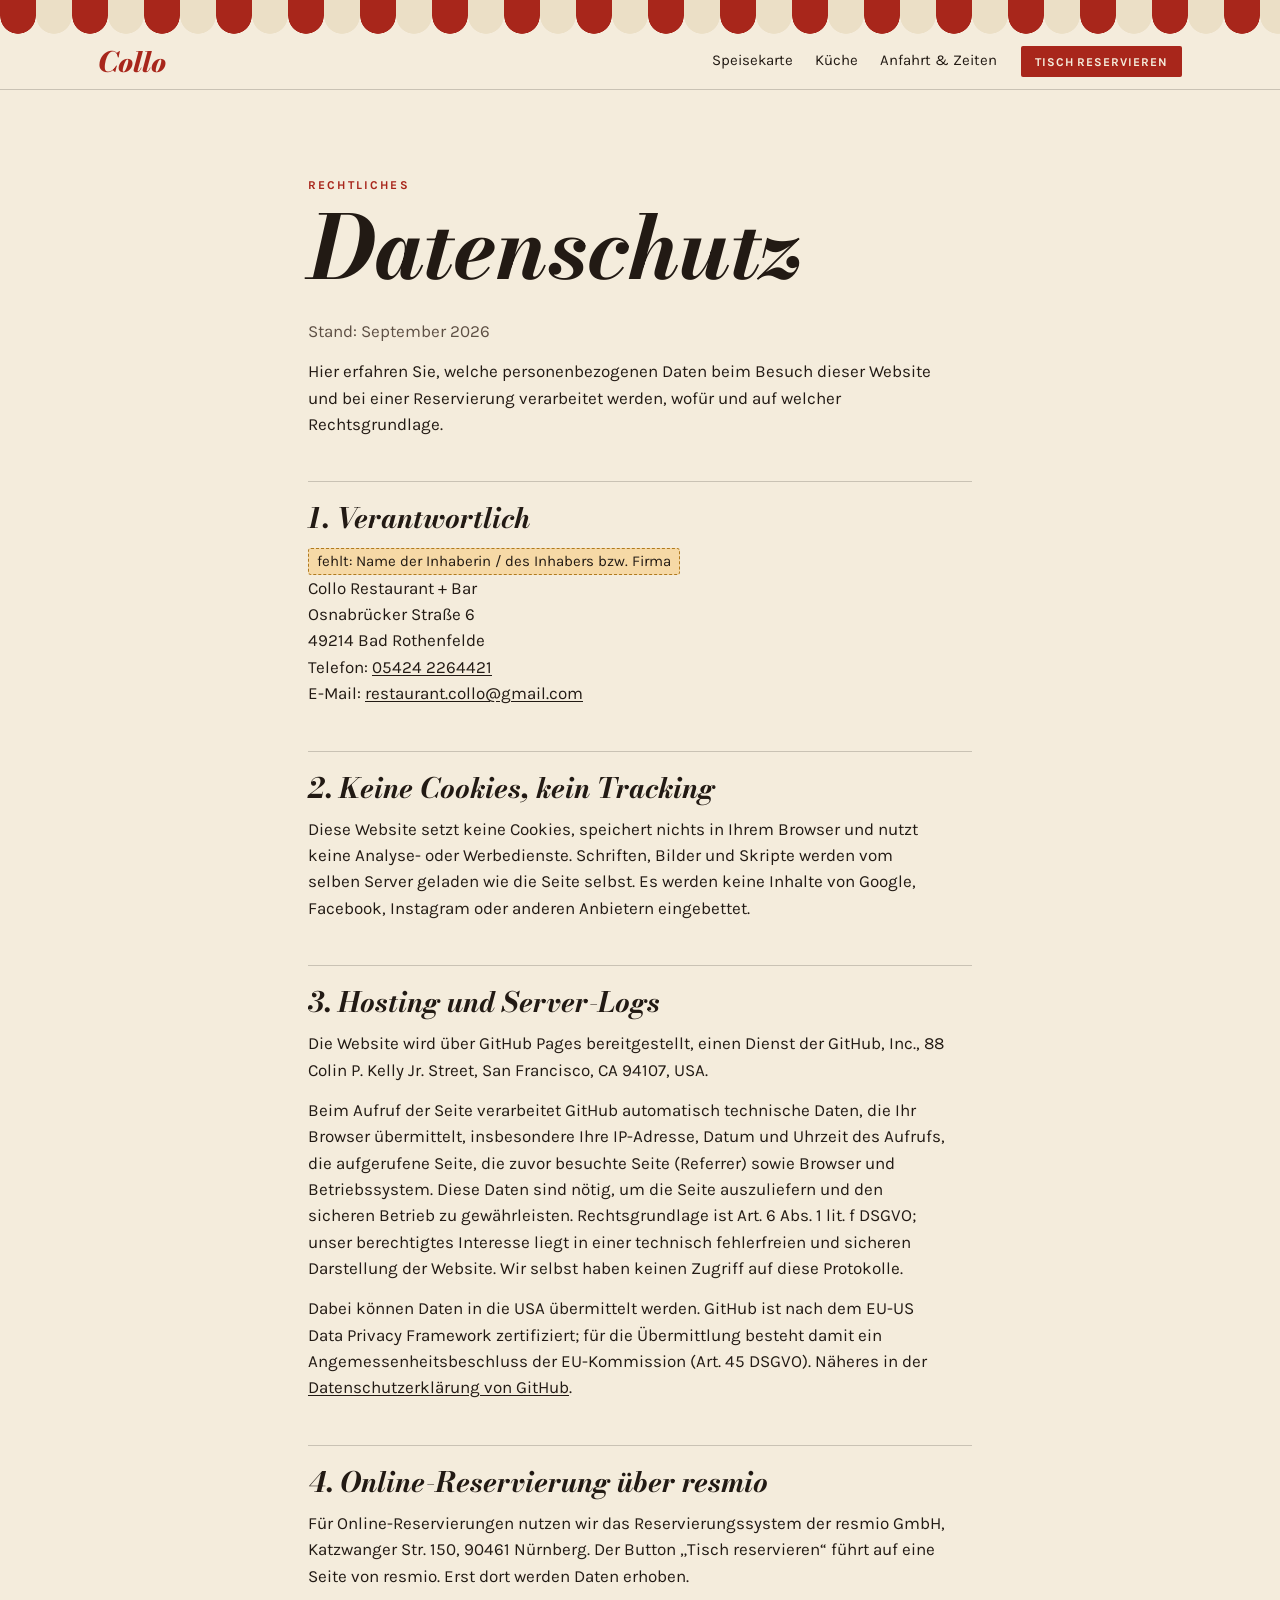
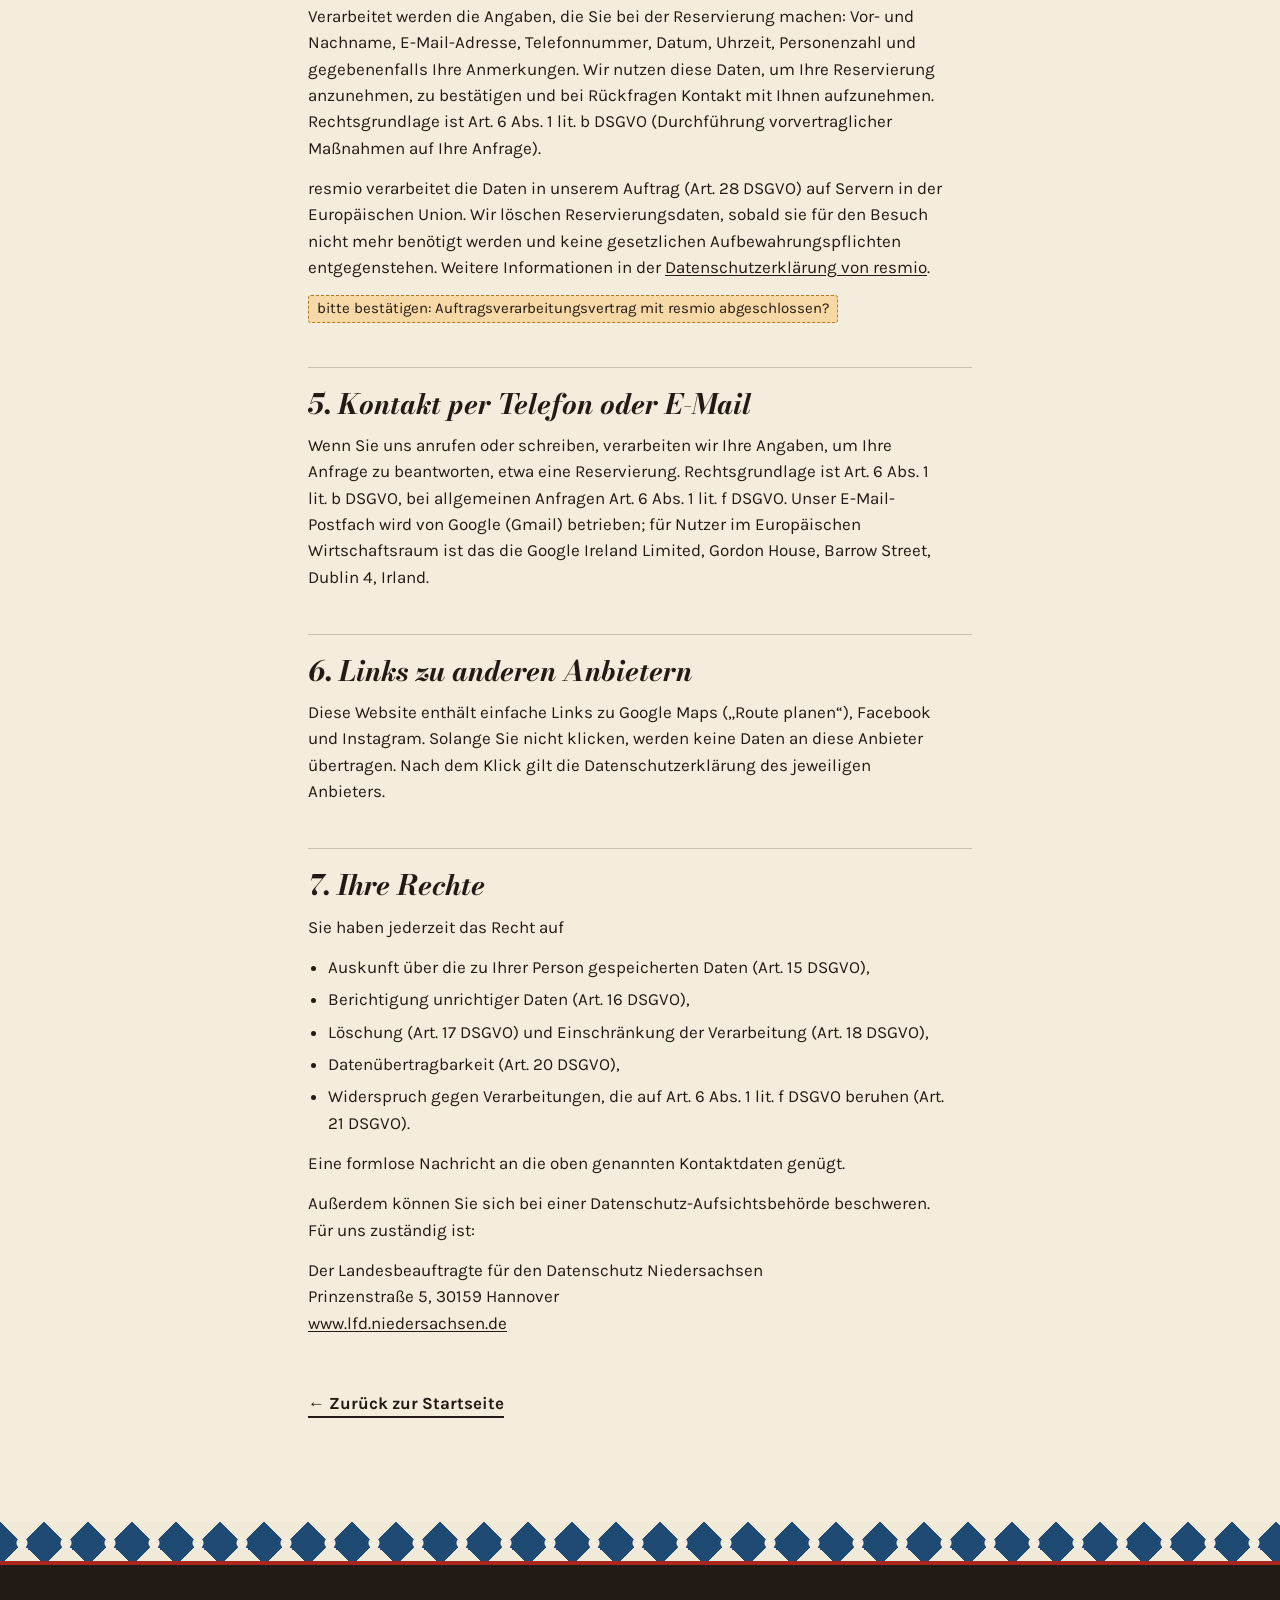
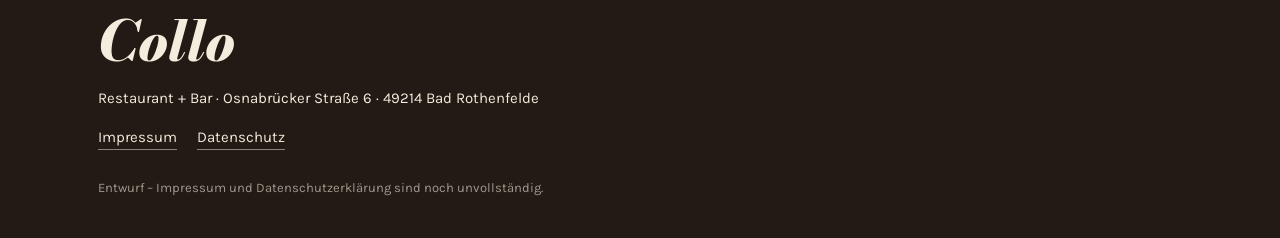
<file: datenschutz.html>
<!doctype html>
<html lang="de">
<head>
<meta charset="utf-8">
<meta name="viewport" content="width=device-width, initial-scale=1">
<title>Datenschutz · Collo · Bad Rothenfelde</title>
<meta name="robots" content="noindex">
<meta name="theme-color" content="#a8261b">
<link rel="icon" href="favicon.svg" type="image/svg+xml">
<link rel="stylesheet" href="fonts/fonts.css">
<link rel="stylesheet" href="style.css">
<script>
  // Beim Neuladen immer oben starten statt an der alten Scrollposition
  if ("scrollRestoration" in history) history.scrollRestoration = "manual";
</script>
</head>
<body>

<div class="awning" aria-hidden="true"></div>

<header class="top">
  <a class="top__brand" href="index.html">Collo</a>
  <nav class="top__nav" aria-label="Hauptnavigation">
    <a href="index.html#karte">Speisekarte</a>
    <a href="index.html#kueche">Küche</a>
    <a href="index.html#besuch">Anfahrt &amp; Zeiten</a>
  </nav>
  <a class="btn btn--small" href="https://app.resmio.com/collo-restaurant-bar/widget?id=collo-restaurant-bar" target="_blank" rel="noopener">Tisch reservieren</a>
</header>

<main class="legal">
  <p class="kicker">Rechtliches</p>
  <h1 class="section-title">Datenschutz</h1>
  <p class="legal__stand">Stand: September 2026</p>

  <p>Hier erfahren Sie, welche personenbezogenen Daten beim Besuch dieser Website und bei einer Reservierung verarbeitet werden, wofür und auf welcher Rechtsgrundlage.</p>

  <h2>1. Verantwortlich</h2>
  <address>
    <span class="todo">fehlt: Name der Inhaberin / des Inhabers bzw. Firma</span><br>
    Collo Restaurant + Bar<br>
    Osnabrücker Straße 6<br>
    49214 Bad Rothenfelde<br>
    Telefon: <a href="tel:+4954242264421">05424 2264421</a><br>
    E-Mail: <a href="mailto:restaurant.collo@gmail.com">restaurant.collo@gmail.com</a>
  </address>

  <h2>2. Keine Cookies, kein Tracking</h2>
  <p>Diese Website setzt keine Cookies, speichert nichts in Ihrem Browser und nutzt keine Analyse- oder Werbedienste. Schriften, Bilder und Skripte werden vom selben Server geladen wie die Seite selbst. Es werden keine Inhalte von Google, Facebook, Instagram oder anderen Anbietern eingebettet.</p>

  <h2>3. Hosting und Server-Logs</h2>
  <p>Die Website wird über GitHub Pages bereitgestellt, einen Dienst der GitHub, Inc., 88 Colin P. Kelly Jr. Street, San Francisco, CA 94107, USA.</p>
  <p>Beim Aufruf der Seite verarbeitet GitHub automatisch technische Daten, die Ihr Browser übermittelt, insbesondere Ihre IP-Adresse, Datum und Uhrzeit des Aufrufs, die aufgerufene Seite, die zuvor besuchte Seite (Referrer) sowie Browser und Betriebssystem. Diese Daten sind nötig, um die Seite auszuliefern und den sicheren Betrieb zu gewährleisten. Rechtsgrundlage ist Art. 6 Abs. 1 lit. f DSGVO; unser berechtigtes Interesse liegt in einer technisch fehlerfreien und sicheren Darstellung der Website. Wir selbst haben keinen Zugriff auf diese Protokolle.</p>
  <p>Dabei können Daten in die USA übermittelt werden. GitHub ist nach dem EU-US Data Privacy Framework zertifiziert; für die Übermittlung besteht damit ein Angemessenheitsbeschluss der EU-Kommission (Art. 45 DSGVO). Näheres in der <a href="https://docs.github.com/de/site-policy/privacy-policies/github-general-privacy-statement" target="_blank" rel="noopener">Datenschutzerklärung von GitHub</a>.</p>

  <h2>4. Online-Reservierung über resmio</h2>
  <p>Für Online-Reservierungen nutzen wir das Reservierungssystem der resmio GmbH, Katzwanger Str. 150, 90461 Nürnberg. Der Button &bdquo;Tisch reservieren&ldquo; führt auf eine Seite von resmio. Erst dort werden Daten erhoben.</p>
  <p>Verarbeitet werden die Angaben, die Sie bei der Reservierung machen: Vor- und Nachname, E-Mail-Adresse, Telefonnummer, Datum, Uhrzeit, Personenzahl und gegebenenfalls Ihre Anmerkungen. Wir nutzen diese Daten, um Ihre Reservierung anzunehmen, zu bestätigen und bei Rückfragen Kontakt mit Ihnen aufzunehmen. Rechtsgrundlage ist Art. 6 Abs. 1 lit. b DSGVO (Durchführung vorvertraglicher Maßnahmen auf Ihre Anfrage).</p>
  <p>resmio verarbeitet die Daten in unserem Auftrag (Art. 28 DSGVO) auf Servern in der Europäischen Union. Wir löschen Reservierungsdaten, sobald sie für den Besuch nicht mehr benötigt werden und keine gesetzlichen Aufbewahrungspflichten entgegenstehen. Weitere Informationen in der <a href="https://www.resmio.com/datenschutzerklaerung/" target="_blank" rel="noopener">Datenschutzerklärung von resmio</a>.</p>
  <p><span class="todo">bitte bestätigen: Auftragsverarbeitungsvertrag mit resmio abgeschlossen?</span></p>

  <h2>5. Kontakt per Telefon oder E-Mail</h2>
  <p>Wenn Sie uns anrufen oder schreiben, verarbeiten wir Ihre Angaben, um Ihre Anfrage zu beantworten, etwa eine Reservierung. Rechtsgrundlage ist Art. 6 Abs. 1 lit. b DSGVO, bei allgemeinen Anfragen Art. 6 Abs. 1 lit. f DSGVO. Unser E-Mail-Postfach wird von Google (Gmail) betrieben; für Nutzer im Europäischen Wirtschaftsraum ist das die Google Ireland Limited, Gordon House, Barrow Street, Dublin 4, Irland.</p>

  <h2>6. Links zu anderen Anbietern</h2>
  <p>Diese Website enthält einfache Links zu Google Maps (&bdquo;Route planen&ldquo;), Facebook und Instagram. Solange Sie nicht klicken, werden keine Daten an diese Anbieter übertragen. Nach dem Klick gilt die Datenschutzerklärung des jeweiligen Anbieters.</p>

  <h2>7. Ihre Rechte</h2>
  <p>Sie haben jederzeit das Recht auf</p>
  <ul>
    <li>Auskunft über die zu Ihrer Person gespeicherten Daten (Art. 15 DSGVO),</li>
    <li>Berichtigung unrichtiger Daten (Art. 16 DSGVO),</li>
    <li>Löschung (Art. 17 DSGVO) und Einschränkung der Verarbeitung (Art. 18 DSGVO),</li>
    <li>Datenübertragbarkeit (Art. 20 DSGVO),</li>
    <li>Widerspruch gegen Verarbeitungen, die auf Art. 6 Abs. 1 lit. f DSGVO beruhen (Art. 21 DSGVO).</li>
  </ul>
  <p>Eine formlose Nachricht an die oben genannten Kontaktdaten genügt.</p>
  <p>Außerdem können Sie sich bei einer Datenschutz-Aufsichtsbehörde beschweren. Für uns zuständig ist:</p>
  <address>
    Der Landesbeauftragte für den Datenschutz Niedersachsen<br>
    Prinzenstraße 5, 30159 Hannover<br>
    <a href="https://www.lfd.niedersachsen.de" target="_blank" rel="noopener">www.lfd.niedersachsen.de</a>
  </address>

  <a class="back" href="index.html">&larr; Zurück zur Startseite</a>
</main>

<footer class="foot">
  <div class="foot__tiles" aria-hidden="true"></div>
  <div class="foot__inner">
    <p class="foot__brand">Collo</p>
    <p>Restaurant + Bar &middot; Osnabrücker Straße 6 &middot; 49214 Bad Rothenfelde</p>
    <p class="foot__social">
      <a href="impressum.html">Impressum</a>
      <a href="datenschutz.html">Datenschutz</a>
    </p>
    <p class="foot__small">Entwurf &ndash; Impressum und Datenschutzerklärung sind noch unvollständig.</p>
  </div>
</footer>

</body>
</html>
</file>
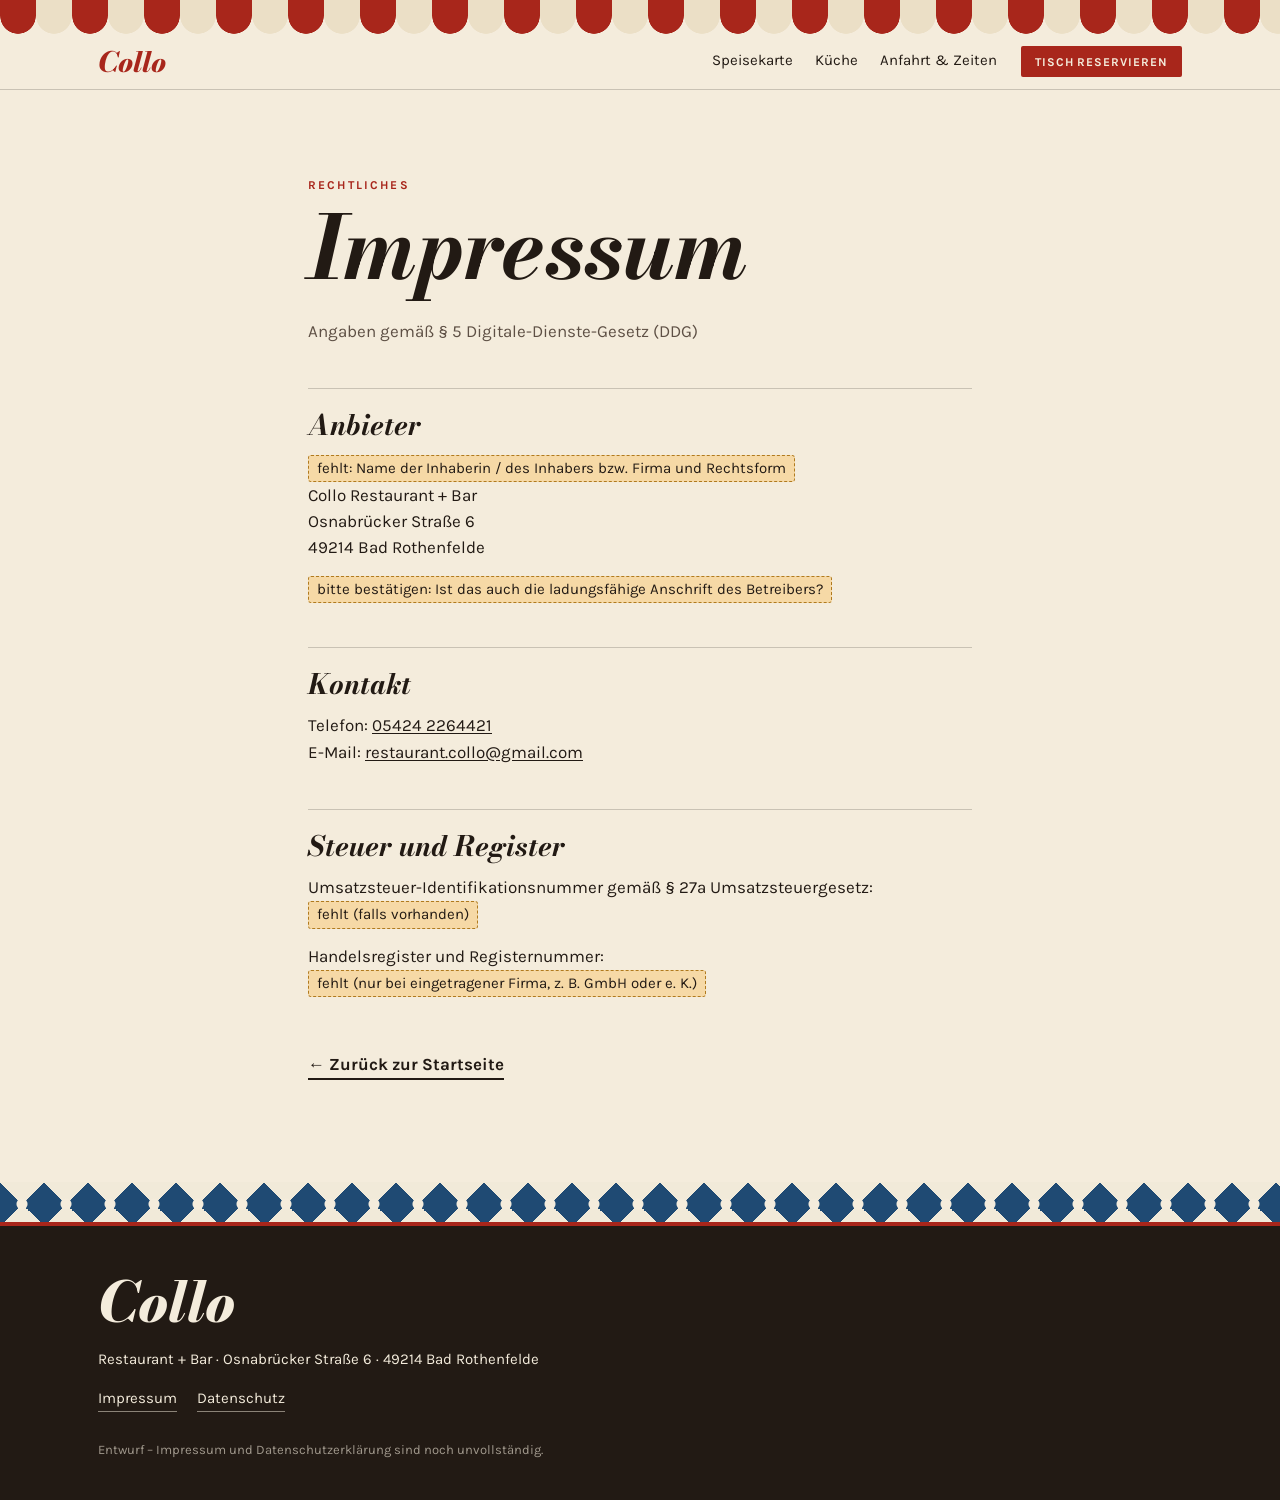
<file: impressum.html>
<!doctype html>
<html lang="de">
<head>
<meta charset="utf-8">
<meta name="viewport" content="width=device-width, initial-scale=1">
<title>Impressum · Collo · Bad Rothenfelde</title>
<meta name="robots" content="noindex">
<meta name="theme-color" content="#a8261b">
<link rel="icon" href="favicon.svg" type="image/svg+xml">
<link rel="stylesheet" href="fonts/fonts.css">
<link rel="stylesheet" href="style.css">
<script>
  // Beim Neuladen immer oben starten statt an der alten Scrollposition
  if ("scrollRestoration" in history) history.scrollRestoration = "manual";
</script>
</head>
<body>

<div class="awning" aria-hidden="true"></div>

<header class="top">
  <a class="top__brand" href="index.html">Collo</a>
  <nav class="top__nav" aria-label="Hauptnavigation">
    <a href="index.html#karte">Speisekarte</a>
    <a href="index.html#kueche">Küche</a>
    <a href="index.html#besuch">Anfahrt &amp; Zeiten</a>
  </nav>
  <a class="btn btn--small" href="https://app.resmio.com/collo-restaurant-bar/widget?id=collo-restaurant-bar" target="_blank" rel="noopener">Tisch reservieren</a>
</header>

<main class="legal">
  <p class="kicker">Rechtliches</p>
  <h1 class="section-title">Impressum</h1>
  <p class="legal__stand">Angaben gemäß § 5 Digitale-Dienste-Gesetz (DDG)</p>

  <h2>Anbieter</h2>
  <address>
    <span class="todo">fehlt: Name der Inhaberin / des Inhabers bzw. Firma und Rechtsform</span><br>
    Collo Restaurant + Bar<br>
    Osnabrücker Straße 6<br>
    49214 Bad Rothenfelde
  </address>
  <p><span class="todo">bitte bestätigen: Ist das auch die ladungsfähige Anschrift des Betreibers?</span></p>

  <h2>Kontakt</h2>
  <p>
    Telefon: <a href="tel:+4954242264421">05424 2264421</a><br>
    E-Mail: <a href="mailto:restaurant.collo@gmail.com">restaurant.collo@gmail.com</a>
  </p>

  <h2>Steuer und Register</h2>
  <p>Umsatzsteuer-Identifikationsnummer gemäß § 27a Umsatzsteuergesetz: <span class="todo">fehlt (falls vorhanden)</span></p>
  <p>Handelsregister und Registernummer: <span class="todo">fehlt (nur bei eingetragener Firma, z.&nbsp;B. GmbH oder e.&nbsp;K.)</span></p>

  <a class="back" href="index.html">&larr; Zurück zur Startseite</a>
</main>

<footer class="foot">
  <div class="foot__tiles" aria-hidden="true"></div>
  <div class="foot__inner">
    <p class="foot__brand">Collo</p>
    <p>Restaurant + Bar &middot; Osnabrücker Straße 6 &middot; 49214 Bad Rothenfelde</p>
    <p class="foot__social">
      <a href="impressum.html">Impressum</a>
      <a href="datenschutz.html">Datenschutz</a>
    </p>
    <p class="foot__small">Entwurf &ndash; Impressum und Datenschutzerklärung sind noch unvollständig.</p>
  </div>
</footer>

</body>
</html>
</file>
<file: fonts/fonts.css>
/* Bodoni Moda + Karla (SIL Open Font License), lokal – keine externen Server. */
@font-face { font-family: 'Bodoni Moda'; font-style: italic; font-weight: 400; font-display: swap; src: url(bodoni-moda-latin-400-italic.woff2) format('woff2'); unicode-range: U+0000-00FF,U+0131,U+0152-0153,U+02BB-02BC,U+02C6,U+02DA,U+02DC,U+0304,U+0308,U+0329,U+2000-206F,U+20AC,U+2122,U+2191,U+2193,U+2212,U+2215,U+FEFF,U+FFFD; }
@font-face { font-family: 'Bodoni Moda'; font-style: italic; font-weight: 400; font-display: swap; src: url(bodoni-moda-latin-ext-400-italic.woff2) format('woff2'); unicode-range: U+0100-02BA,U+02BD-02C5,U+02C7-02CC,U+02CE-02D7,U+02DD-02FF,U+0304,U+0308,U+0329,U+1D00-1DBF,U+1E00-1E9F,U+1EF2-1EFF,U+2020,U+20A0-20AB,U+20AD-20C0,U+2113,U+2C60-2C7F,U+A720-A7FF; }
@font-face { font-family: 'Bodoni Moda'; font-style: italic; font-weight: 500; font-display: swap; src: url(bodoni-moda-latin-500-italic.woff2) format('woff2'); unicode-range: U+0000-00FF,U+0131,U+0152-0153,U+02BB-02BC,U+02C6,U+02DA,U+02DC,U+0304,U+0308,U+0329,U+2000-206F,U+20AC,U+2122,U+2191,U+2193,U+2212,U+2215,U+FEFF,U+FFFD; }
@font-face { font-family: 'Bodoni Moda'; font-style: italic; font-weight: 500; font-display: swap; src: url(bodoni-moda-latin-ext-500-italic.woff2) format('woff2'); unicode-range: U+0100-02BA,U+02BD-02C5,U+02C7-02CC,U+02CE-02D7,U+02DD-02FF,U+0304,U+0308,U+0329,U+1D00-1DBF,U+1E00-1E9F,U+1EF2-1EFF,U+2020,U+20A0-20AB,U+20AD-20C0,U+2113,U+2C60-2C7F,U+A720-A7FF; }
@font-face { font-family: 'Bodoni Moda'; font-style: italic; font-weight: 600; font-display: swap; src: url(bodoni-moda-latin-600-italic.woff2) format('woff2'); unicode-range: U+0000-00FF,U+0131,U+0152-0153,U+02BB-02BC,U+02C6,U+02DA,U+02DC,U+0304,U+0308,U+0329,U+2000-206F,U+20AC,U+2122,U+2191,U+2193,U+2212,U+2215,U+FEFF,U+FFFD; }
@font-face { font-family: 'Bodoni Moda'; font-style: italic; font-weight: 600; font-display: swap; src: url(bodoni-moda-latin-ext-600-italic.woff2) format('woff2'); unicode-range: U+0100-02BA,U+02BD-02C5,U+02C7-02CC,U+02CE-02D7,U+02DD-02FF,U+0304,U+0308,U+0329,U+1D00-1DBF,U+1E00-1E9F,U+1EF2-1EFF,U+2020,U+20A0-20AB,U+20AD-20C0,U+2113,U+2C60-2C7F,U+A720-A7FF; }
@font-face { font-family: 'Bodoni Moda'; font-style: italic; font-weight: 700; font-display: swap; src: url(bodoni-moda-latin-700-italic.woff2) format('woff2'); unicode-range: U+0000-00FF,U+0131,U+0152-0153,U+02BB-02BC,U+02C6,U+02DA,U+02DC,U+0304,U+0308,U+0329,U+2000-206F,U+20AC,U+2122,U+2191,U+2193,U+2212,U+2215,U+FEFF,U+FFFD; }
@font-face { font-family: 'Bodoni Moda'; font-style: italic; font-weight: 700; font-display: swap; src: url(bodoni-moda-latin-ext-700-italic.woff2) format('woff2'); unicode-range: U+0100-02BA,U+02BD-02C5,U+02C7-02CC,U+02CE-02D7,U+02DD-02FF,U+0304,U+0308,U+0329,U+1D00-1DBF,U+1E00-1E9F,U+1EF2-1EFF,U+2020,U+20A0-20AB,U+20AD-20C0,U+2113,U+2C60-2C7F,U+A720-A7FF; }
@font-face { font-family: 'Bodoni Moda'; font-style: italic; font-weight: 800; font-display: swap; src: url(bodoni-moda-latin-800-italic.woff2) format('woff2'); unicode-range: U+0000-00FF,U+0131,U+0152-0153,U+02BB-02BC,U+02C6,U+02DA,U+02DC,U+0304,U+0308,U+0329,U+2000-206F,U+20AC,U+2122,U+2191,U+2193,U+2212,U+2215,U+FEFF,U+FFFD; }
@font-face { font-family: 'Bodoni Moda'; font-style: italic; font-weight: 800; font-display: swap; src: url(bodoni-moda-latin-ext-800-italic.woff2) format('woff2'); unicode-range: U+0100-02BA,U+02BD-02C5,U+02C7-02CC,U+02CE-02D7,U+02DD-02FF,U+0304,U+0308,U+0329,U+1D00-1DBF,U+1E00-1E9F,U+1EF2-1EFF,U+2020,U+20A0-20AB,U+20AD-20C0,U+2113,U+2C60-2C7F,U+A720-A7FF; }
@font-face { font-family: 'Bodoni Moda'; font-style: italic; font-weight: 900; font-display: swap; src: url(bodoni-moda-latin-900-italic.woff2) format('woff2'); unicode-range: U+0000-00FF,U+0131,U+0152-0153,U+02BB-02BC,U+02C6,U+02DA,U+02DC,U+0304,U+0308,U+0329,U+2000-206F,U+20AC,U+2122,U+2191,U+2193,U+2212,U+2215,U+FEFF,U+FFFD; }
@font-face { font-family: 'Bodoni Moda'; font-style: italic; font-weight: 900; font-display: swap; src: url(bodoni-moda-latin-ext-900-italic.woff2) format('woff2'); unicode-range: U+0100-02BA,U+02BD-02C5,U+02C7-02CC,U+02CE-02D7,U+02DD-02FF,U+0304,U+0308,U+0329,U+1D00-1DBF,U+1E00-1E9F,U+1EF2-1EFF,U+2020,U+20A0-20AB,U+20AD-20C0,U+2113,U+2C60-2C7F,U+A720-A7FF; }
@font-face { font-family: 'Bodoni Moda'; font-style: normal; font-weight: 400; font-display: swap; src: url(bodoni-moda-latin-400-normal.woff2) format('woff2'); unicode-range: U+0000-00FF,U+0131,U+0152-0153,U+02BB-02BC,U+02C6,U+02DA,U+02DC,U+0304,U+0308,U+0329,U+2000-206F,U+20AC,U+2122,U+2191,U+2193,U+2212,U+2215,U+FEFF,U+FFFD; }
@font-face { font-family: 'Bodoni Moda'; font-style: normal; font-weight: 400; font-display: swap; src: url(bodoni-moda-latin-ext-400-normal.woff2) format('woff2'); unicode-range: U+0100-02BA,U+02BD-02C5,U+02C7-02CC,U+02CE-02D7,U+02DD-02FF,U+0304,U+0308,U+0329,U+1D00-1DBF,U+1E00-1E9F,U+1EF2-1EFF,U+2020,U+20A0-20AB,U+20AD-20C0,U+2113,U+2C60-2C7F,U+A720-A7FF; }
@font-face { font-family: 'Bodoni Moda'; font-style: normal; font-weight: 600; font-display: swap; src: url(bodoni-moda-latin-600-normal.woff2) format('woff2'); unicode-range: U+0000-00FF,U+0131,U+0152-0153,U+02BB-02BC,U+02C6,U+02DA,U+02DC,U+0304,U+0308,U+0329,U+2000-206F,U+20AC,U+2122,U+2191,U+2193,U+2212,U+2215,U+FEFF,U+FFFD; }
@font-face { font-family: 'Bodoni Moda'; font-style: normal; font-weight: 600; font-display: swap; src: url(bodoni-moda-latin-ext-600-normal.woff2) format('woff2'); unicode-range: U+0100-02BA,U+02BD-02C5,U+02C7-02CC,U+02CE-02D7,U+02DD-02FF,U+0304,U+0308,U+0329,U+1D00-1DBF,U+1E00-1E9F,U+1EF2-1EFF,U+2020,U+20A0-20AB,U+20AD-20C0,U+2113,U+2C60-2C7F,U+A720-A7FF; }
@font-face { font-family: 'Karla'; font-style: italic; font-weight: 400; font-display: swap; src: url(karla-latin-400-italic.woff2) format('woff2'); unicode-range: U+0000-00FF,U+0131,U+0152-0153,U+02BB-02BC,U+02C6,U+02DA,U+02DC,U+0304,U+0308,U+0329,U+2000-206F,U+20AC,U+2122,U+2191,U+2193,U+2212,U+2215,U+FEFF,U+FFFD; }
@font-face { font-family: 'Karla'; font-style: italic; font-weight: 400; font-display: swap; src: url(karla-latin-ext-400-italic.woff2) format('woff2'); unicode-range: U+0100-02BA,U+02BD-02C5,U+02C7-02CC,U+02CE-02D7,U+02DD-02FF,U+0304,U+0308,U+0329,U+1D00-1DBF,U+1E00-1E9F,U+1EF2-1EFF,U+2020,U+20A0-20AB,U+20AD-20C0,U+2113,U+2C60-2C7F,U+A720-A7FF; }
@font-face { font-family: 'Karla'; font-style: normal; font-weight: 400; font-display: swap; src: url(karla-latin-400-normal.woff2) format('woff2'); unicode-range: U+0000-00FF,U+0131,U+0152-0153,U+02BB-02BC,U+02C6,U+02DA,U+02DC,U+0304,U+0308,U+0329,U+2000-206F,U+20AC,U+2122,U+2191,U+2193,U+2212,U+2215,U+FEFF,U+FFFD; }
@font-face { font-family: 'Karla'; font-style: normal; font-weight: 400; font-display: swap; src: url(karla-latin-ext-400-normal.woff2) format('woff2'); unicode-range: U+0100-02BA,U+02BD-02C5,U+02C7-02CC,U+02CE-02D7,U+02DD-02FF,U+0304,U+0308,U+0329,U+1D00-1DBF,U+1E00-1E9F,U+1EF2-1EFF,U+2020,U+20A0-20AB,U+20AD-20C0,U+2113,U+2C60-2C7F,U+A720-A7FF; }
@font-face { font-family: 'Karla'; font-style: normal; font-weight: 700; font-display: swap; src: url(karla-latin-700-normal.woff2) format('woff2'); unicode-range: U+0000-00FF,U+0131,U+0152-0153,U+02BB-02BC,U+02C6,U+02DA,U+02DC,U+0304,U+0308,U+0329,U+2000-206F,U+20AC,U+2122,U+2191,U+2193,U+2212,U+2215,U+FEFF,U+FFFD; }
@font-face { font-family: 'Karla'; font-style: normal; font-weight: 700; font-display: swap; src: url(karla-latin-ext-700-normal.woff2) format('woff2'); unicode-range: U+0100-02BA,U+02BD-02C5,U+02C7-02CC,U+02CE-02D7,U+02DD-02FF,U+0304,U+0308,U+0329,U+1D00-1DBF,U+1E00-1E9F,U+1EF2-1EFF,U+2020,U+20A0-20AB,U+20AD-20C0,U+2113,U+2C60-2C7F,U+A720-A7FF; }
</file>
<file: style.css>
/* Collo – Restaurant + Bar
   Schriften: Bodoni Moda + Karla lokal in fonts/ (keine externen Server, DSGVO). */

:root {
  --paper: #f4ecdc;
  --paper-2: #ebdfc6;
  --ink: #221a14;
  --ink-soft: #5e5045;
  --red: #a8261b;
  --red-deep: #7c1a12;
  --olive: #5a6433;
  --board: #1f2b24;
  --chalk: #efe7d4;
  --wood: #6e4b2f;
  --tile: #1f4a73;
  --line: rgba(34, 26, 20, .2);

  --serif: "Bodoni Moda", "Didot", "Bodoni 72", Georgia, serif;
  --sans: "Karla", "Helvetica Neue", Arial, sans-serif;
  --gutter: clamp(16px, 4vw, 48px);
  --max: 1180px;
}

*, *::before, *::after { box-sizing: border-box; }

html { scroll-behavior: smooth; scroll-padding-top: 120px; }
@media (prefers-reduced-motion: reduce) { html { scroll-behavior: auto; } }

body {
  margin: 0;
  background: var(--paper);
  color: var(--ink);
  font: 400 17px/1.55 var(--sans);
  -webkit-font-smoothing: antialiased;
  overflow-x: hidden;
}

a { color: inherit; }
h1, h2, h3, h4 { margin: 0; font-weight: 400; }
p { margin: 0; }

::selection { background: var(--red); color: var(--paper); }

.kicker {
  font: 700 12px/1.2 var(--sans);
  letter-spacing: .18em;
  text-transform: uppercase;
  color: var(--red);
}

.section-title {
  font: italic 700 clamp(44px, 7vw, 88px)/.95 var(--serif);
  letter-spacing: -.01em;
}

.btn {
  display: inline-block;
  padding: 14px 22px 13px;
  background: var(--red);
  color: var(--paper);
  font: 700 14px/1 var(--sans);
  letter-spacing: .08em;
  text-transform: uppercase;
  text-decoration: none;
  border-radius: 2px;
  transition: background .2s;
}
.btn:hover { background: var(--red-deep); }
.btn:focus-visible, a:focus-visible { outline: 2px solid var(--ink); outline-offset: 3px; }
.btn--small { padding: 10px 14px 9px; font-size: 12px; }

/* ---------- Markise ---------- */

.awning {
  height: 34px;
  background: repeating-linear-gradient(90deg, var(--red) 0 36px, var(--paper-2) 36px 72px);
  -webkit-mask:
    linear-gradient(#000 0 0) top / 100% 16px no-repeat,
    radial-gradient(circle 18px at 18px 0, #000 97%, transparent 100%) 0 16px / 36px 18px repeat-x;
          mask:
    linear-gradient(#000 0 0) top / 100% 16px no-repeat,
    radial-gradient(circle 18px at 18px 0, #000 97%, transparent 100%) 0 16px / 36px 18px repeat-x;
}

/* ---------- Kopfleiste ---------- */

.top {
  position: sticky;
  top: 0;
  z-index: 20;
  display: flex;
  align-items: center;
  gap: 24px;
  padding: 12px max(var(--gutter), calc((100% - var(--max)) / 2 + var(--gutter)));
  background: var(--paper);
  border-bottom: 1px solid var(--line);
}
.top__brand {
  font: italic 800 28px/1 var(--serif);
  color: var(--red);
  text-decoration: none;
  margin-right: auto;
}
.top__nav { display: flex; gap: 22px; }
.top__nav a {
  font-size: 15px;
  text-decoration: none;
  border-bottom: 1px solid transparent;
}
.top__nav a:hover { border-color: currentColor; }
@media (max-width: 720px) {
  .top__nav { display: none; }
}

/* ---------- Hero ---------- */

.hero {
  position: relative;
  display: grid;
  grid-template-columns: 1fr minmax(260px, 330px);
  gap: 40px;
  align-items: end;
  max-width: var(--max);
  margin: 0 auto;
  padding: clamp(40px, 8vw, 96px) var(--gutter) clamp(48px, 7vw, 88px);
}
.wordmark {
  margin: 10px 0 18px -.04em;
  font: italic 900 clamp(112px, 24vw, 300px)/.8 var(--serif);
  letter-spacing: -.035em;
  color: var(--red);
}
.hero__lede {
  max-width: 34ch;
  font: 400 clamp(20px, 2.3vw, 26px)/1.35 var(--serif);
}
.hero__lede em { color: var(--red); }

.ticket {
  position: relative;
  padding: 26px 24px 22px;
  background: #fbf6ea;
  border: 1px solid var(--line);
  box-shadow: 0 1px 0 var(--line), 6px 8px 0 -1px var(--paper-2);
  transform: rotate(1.2deg);
}
.ticket::before, .ticket::after {
  content: "";
  position: absolute;
  left: 0; right: 0;
  height: 10px;
  background: radial-gradient(circle 5px at 5px 0, var(--paper) 96%, transparent) 0 0 / 14px 10px repeat-x;
}
.ticket::before { top: -1px; }
.ticket::after { bottom: -1px; transform: scaleY(-1); }

.ticket__status {
  display: flex;
  align-items: center;
  gap: 10px;
  padding-bottom: 14px;
  margin-bottom: 14px;
  border-bottom: 1px dashed var(--line);
  font-weight: 700;
  font-size: 15px;
}
.ticket__status::before {
  content: "";
  flex: none;
  width: 9px; height: 9px;
  border-radius: 50%;
  background: var(--ink-soft);
}
.ticket__status.is-open::before { background: var(--olive); box-shadow: 0 0 0 4px rgba(90, 100, 51, .18); }
.ticket__status.is-closed::before { background: var(--red); }

.ticket__list { margin: 0 0 20px; display: grid; gap: 10px; }
.ticket__list div { display: grid; grid-template-columns: 74px 1fr; gap: 8px; }
.ticket__list dt { font-size: 12px; letter-spacing: .12em; text-transform: uppercase; color: var(--ink-soft); padding-top: 3px; }
.ticket__list dd { margin: 0; font-size: 15px; line-height: 1.4; }
.ticket .btn { display: block; text-align: center; }
.ticket__foot { margin-top: 8px; text-align: center; font-size: 13px; color: var(--ink-soft); }

@media (max-width: 820px) {
  .hero { grid-template-columns: 1fr; gap: 36px; }
  .ticket { transform: rotate(-.8deg); max-width: 420px; }
}

/* ---------- Laufband ---------- */

.band {
  overflow: hidden;
  background: var(--ink);
  color: var(--paper);
  border-block: 6px solid var(--red);
}
.band__track {
  display: flex;
  width: max-content;
  animation: band 40s linear infinite;
}
.band__track span {
  padding: 16px 0;
  font: italic 500 clamp(22px, 3vw, 34px)/1 var(--serif);
  white-space: nowrap;
}
.band__track span::after {
  content: "/";
  margin: 0 .8em;
  font-style: normal;
  color: var(--red);
}
@keyframes band { to { transform: translateX(-50%); } }
@media (prefers-reduced-motion: reduce) { .band__track { animation: none; } }

/* ---------- Tafel ---------- */

.board-wrap {
  max-width: var(--max);
  margin: 0 auto;
  padding: clamp(56px, 8vw, 104px) var(--gutter) 0;
}
.board {
  position: relative;
  max-width: 880px;
  margin: 0 auto;
  padding: clamp(28px, 5vw, 56px) clamp(22px, 5vw, 64px);
  color: var(--chalk);
  background:
    radial-gradient(ellipse at 20% 10%, rgba(255,255,255,.06), transparent 55%),
    radial-gradient(ellipse at 85% 90%, rgba(255,255,255,.04), transparent 50%),
    var(--board);
  border: 12px solid var(--wood);
  box-shadow: inset 0 0 0 1px rgba(0,0,0,.4), inset 0 0 40px rgba(0,0,0,.35);
}
.board__title {
  margin-bottom: 26px;
  text-align: center;
  font: italic 600 clamp(32px, 5vw, 50px)/1 var(--serif);
}
.board__title::after {
  content: "";
  display: block;
  width: 80px; height: 2px;
  margin: 18px auto 0;
  background: var(--chalk);
  opacity: .5;
}
.board__list { list-style: none; margin: 0; padding: 0; display: grid; gap: 22px; }
.board__list li {
  display: grid;
  grid-template-columns: 1fr auto;
  column-gap: 16px;
}
.board__name { font: 600 clamp(20px, 2.4vw, 25px)/1.2 var(--serif); }
.board__price { font: 600 20px/1.2 var(--serif); }
.board__price::after { content: " €"; font-size: .8em; }
.board__desc { grid-column: 1 / -1; margin-top: 4px; font-size: 15px; opacity: .78; max-width: 60ch; }

/* ---------- Speisekarte ---------- */

.menu {
  max-width: var(--max);
  margin: 0 auto;
  padding: clamp(64px, 9vw, 120px) var(--gutter) 40px;
}
.menu__head {
  display: grid;
  grid-template-columns: auto 1fr;
  gap: 16px 48px;
  align-items: end;
  margin-bottom: 32px;
}
.menu__intro { max-width: 46ch; color: var(--ink-soft); }
@media (max-width: 720px) { .menu__head { grid-template-columns: 1fr; } }

.chips {
  position: sticky;
  top: var(--top-h, 61px);
  z-index: 10;
  margin: 0 calc(var(--gutter) * -1) 24px;
  background: var(--paper);
  border-bottom: 1px solid var(--line);
}
.chips__inner {
  display: flex;
  gap: 6px;
  overflow-x: auto;
  padding: 10px var(--gutter);
  scrollbar-width: none;
}
.chips__inner::-webkit-scrollbar { display: none; }
.chips a {
  flex: none;
  padding: 7px 13px 6px;
  border: 1px solid var(--line);
  border-radius: 999px;
  font-size: 14px;
  text-decoration: none;
  transition: background .15s, color .15s, border-color .15s;
}
.chips a:hover { border-color: var(--ink); }
.chips a.is-active { background: var(--ink); border-color: var(--ink); color: var(--paper); }

.menu__sec {
  padding: 40px 0 8px;
  border-top: 2px solid var(--ink);
  margin-top: 24px;
}
.menu__sechead {
  display: flex;
  flex-wrap: wrap;
  align-items: baseline;
  gap: 4px 14px;
  margin-bottom: 18px;
}
.menu__sechead h3 { font: italic 700 clamp(32px, 4.4vw, 48px)/1 var(--serif); }
.menu__count {
  font: 700 12px/1 var(--sans);
  letter-spacing: .12em;
  color: var(--red);
}
.menu__count::after { content: " Gerichte"; }
.menu__sub { flex-basis: 100%; color: var(--ink-soft); font-style: italic; }

.menu__list {
  list-style: none;
  margin: 0;
  padding: 0;
  display: grid;
  grid-template-columns: repeat(2, minmax(0, 1fr));
  column-gap: 56px;
}
@media (max-width: 760px) { .menu__list { grid-template-columns: 1fr; } }

.dish {
  display: grid;
  grid-template-columns: 38px 1fr;
  padding: 12px 0;
  border-bottom: 1px solid var(--line);
}
.dish__no {
  padding-top: 5px;
  font: 700 12px/1 var(--sans);
  color: var(--red);
  font-variant-numeric: tabular-nums;
}
.dish__body { grid-column: 2; }
.dish__row { display: flex; align-items: baseline; gap: 8px; }
.dish__name { font: 600 20px/1.25 var(--serif); }
.dish__dots {
  flex: 1;
  min-width: 16px;
  border-bottom: 2px dotted rgba(34, 26, 20, .35);
  transform: translateY(-5px);
}
.dish__price {
  font: 600 18px/1 var(--serif);
  font-variant-numeric: tabular-nums;
  white-space: nowrap;
}
.dish__desc { margin-top: 3px; font-size: 15px; color: var(--ink-soft); line-height: 1.45; }

.menu__foot {
  margin-top: 16px;
  font-style: italic;
  color: var(--ink-soft);
}
.menu__foot:empty { display: none; }
.menu__note {
  margin-top: 56px;
  text-align: center;
  font: italic 500 clamp(22px, 3vw, 30px)/1.3 var(--serif);
  color: var(--red);
}

/* ---------- Küche ---------- */

.chef {
  display: grid;
  grid-template-columns: minmax(0, 5fr) minmax(0, 7fr);
  gap: 32px clamp(32px, 6vw, 96px);
  max-width: var(--max);
  margin: clamp(56px, 8vw, 96px) auto 0;
  padding: clamp(56px, 8vw, 96px) var(--gutter);
  border-top: 1px solid var(--line);
}
.chef__label .section-title { margin-top: 12px; }
.chef__since { margin-top: 14px; font: italic 400 20px/1.3 var(--serif); color: var(--ink-soft); }
.chef__text { display: grid; gap: 18px; font-size: 18px; max-width: 58ch; align-self: end; }
.chef__quote {
  grid-column: 1 / -1;
  margin: 24px 0 0;
  padding: 36px 0 0;
  border-top: 2px solid var(--ink);
  font: italic 500 clamp(28px, 4.6vw, 56px)/1.12 var(--serif);
  color: var(--red);
  max-width: 22ch;
}
@media (max-width: 820px) { .chef { grid-template-columns: 1fr; } }

/* ---------- Haus ---------- */

.house {
  display: grid;
  grid-template-columns: repeat(3, 1fr);
  max-width: var(--max);
  margin: 0 auto;
  padding: 0 var(--gutter) clamp(56px, 8vw, 104px);
}
.house__item {
  padding: 28px 28px 8px 0;
  border-top: 1px solid var(--line);
}
.house__item + .house__item { padding-left: 28px; border-left: 1px solid var(--line); }
.house__no { font: italic 700 18px/1 var(--serif); color: var(--red); }
.house__item h3 { margin: 12px 0 10px; font: 600 26px/1.15 var(--serif); }
.house__item p { color: var(--ink-soft); }
@media (max-width: 820px) {
  .house { grid-template-columns: 1fr; }
  .house__item, .house__item + .house__item { padding: 24px 0 16px; border-left: 0; }
}

/* ---------- Besuch ---------- */

.visit {
  background: var(--red);
  color: var(--paper);
  padding: clamp(56px, 8vw, 104px) var(--gutter);
}
.visit > * { max-width: var(--max); margin-inline: auto; }
.visit__grid {
  display: grid;
  grid-template-columns: 1.1fr 1fr 1fr;
  gap: 40px;
  margin-top: 40px;
}
@media (max-width: 900px) { .visit__grid { grid-template-columns: 1fr; } }
.visit h3 {
  margin-bottom: 16px;
  font: 700 12px/1 var(--sans);
  letter-spacing: .18em;
  text-transform: uppercase;
  opacity: .8;
}
.visit address { font: normal 400 22px/1.4 var(--serif); margin-bottom: 18px; }
.visit p { max-width: 36ch; margin-bottom: 20px; }
.visit .btn { background: var(--paper); color: var(--red-deep); }
.visit .btn:hover { background: #fff; }
.visit a:focus-visible { outline-color: var(--paper); }

.hours { width: 100%; border-collapse: collapse; font-size: 17px; }
.hours th, .hours td { padding: 9px 0; border-bottom: 1px solid rgba(244, 236, 220, .3); text-align: left; font-weight: 400; }
.hours td { text-align: right; font-variant-numeric: tabular-nums; }
.hours .is-closed { opacity: .7; }
.hours .is-closed.is-today { opacity: 1; }
.hours .is-closed td { font-style: italic; }
.hours .is-today th, .hours .is-today td { font-weight: 700; opacity: 1; }
.hours .is-today th::after { content: "heute"; margin-left: 10px; padding: 2px 7px; border-radius: 99px; background: var(--paper); color: var(--red-deep); font-size: 11px; letter-spacing: .08em; text-transform: uppercase; vertical-align: 2px; }

.link-arrow { font-weight: 700; text-decoration: none; border-bottom: 2px solid; padding-bottom: 2px; }
.link-arrow::after { content: " \2192"; }

/* ---------- Fuß ---------- */

.foot { background: var(--ink); color: var(--paper); }
.foot__tiles {
  height: 44px;
  background:
    radial-gradient(circle at 50% 50%, var(--paper) 0 5px, transparent 6px),
    conic-gradient(from 45deg, var(--tile) 0 25%, #f1ead9 0 50%, var(--tile) 0 75%, #f1ead9 0) 0 0 / 44px 44px;
  background-size: 44px 44px;
  border-bottom: 4px solid var(--red);
}
.foot__inner {
  max-width: var(--max);
  margin: 0 auto;
  padding: 48px var(--gutter) 40px;
  display: grid;
  gap: 10px;
  font-size: 15px;
}
.foot__brand { font: italic 800 56px/1 var(--serif); color: var(--paper); margin-bottom: 8px; }
.foot__social { display: flex; gap: 20px; margin-top: 6px; }
.foot__social a { text-decoration: none; border-bottom: 1px solid rgba(244,236,220,.5); }
.foot__small { margin-top: 18px; font-size: 13px; opacity: .6; }

/* ---------- Rechtliches (Impressum, Datenschutz) ---------- */

.legal {
  max-width: 760px;
  margin: 0 auto;
  padding: clamp(40px, 7vw, 88px) var(--gutter) clamp(56px, 8vw, 104px);
}
.legal .section-title { margin: 12px 0 28px; }
.legal__stand { color: var(--ink-soft); margin-bottom: 32px; }
.legal h2 {
  margin: 44px 0 12px;
  padding-top: 20px;
  border-top: 1px solid var(--line);
  font: italic 700 28px/1.15 var(--serif);
}
.legal h3 { margin: 24px 0 8px; font: 600 20px/1.3 var(--serif); }
.legal p, .legal ul, .legal address { margin: 0 0 14px; max-width: 64ch; }
.legal address { font-style: normal; }
.legal ul { padding-left: 1.2em; }
.legal li { margin-bottom: 6px; }
.legal a { text-underline-offset: 2px; }
.todo {
  display: inline-block;
  padding: 1px 8px;
  background: #f6d9a6;
  border: 1px dashed #b07a1e;
  border-radius: 3px;
  font-size: 15px;
}
.back { display: inline-block; margin-top: 40px; font-weight: 700; text-decoration: none; border-bottom: 2px solid; }
</file>
